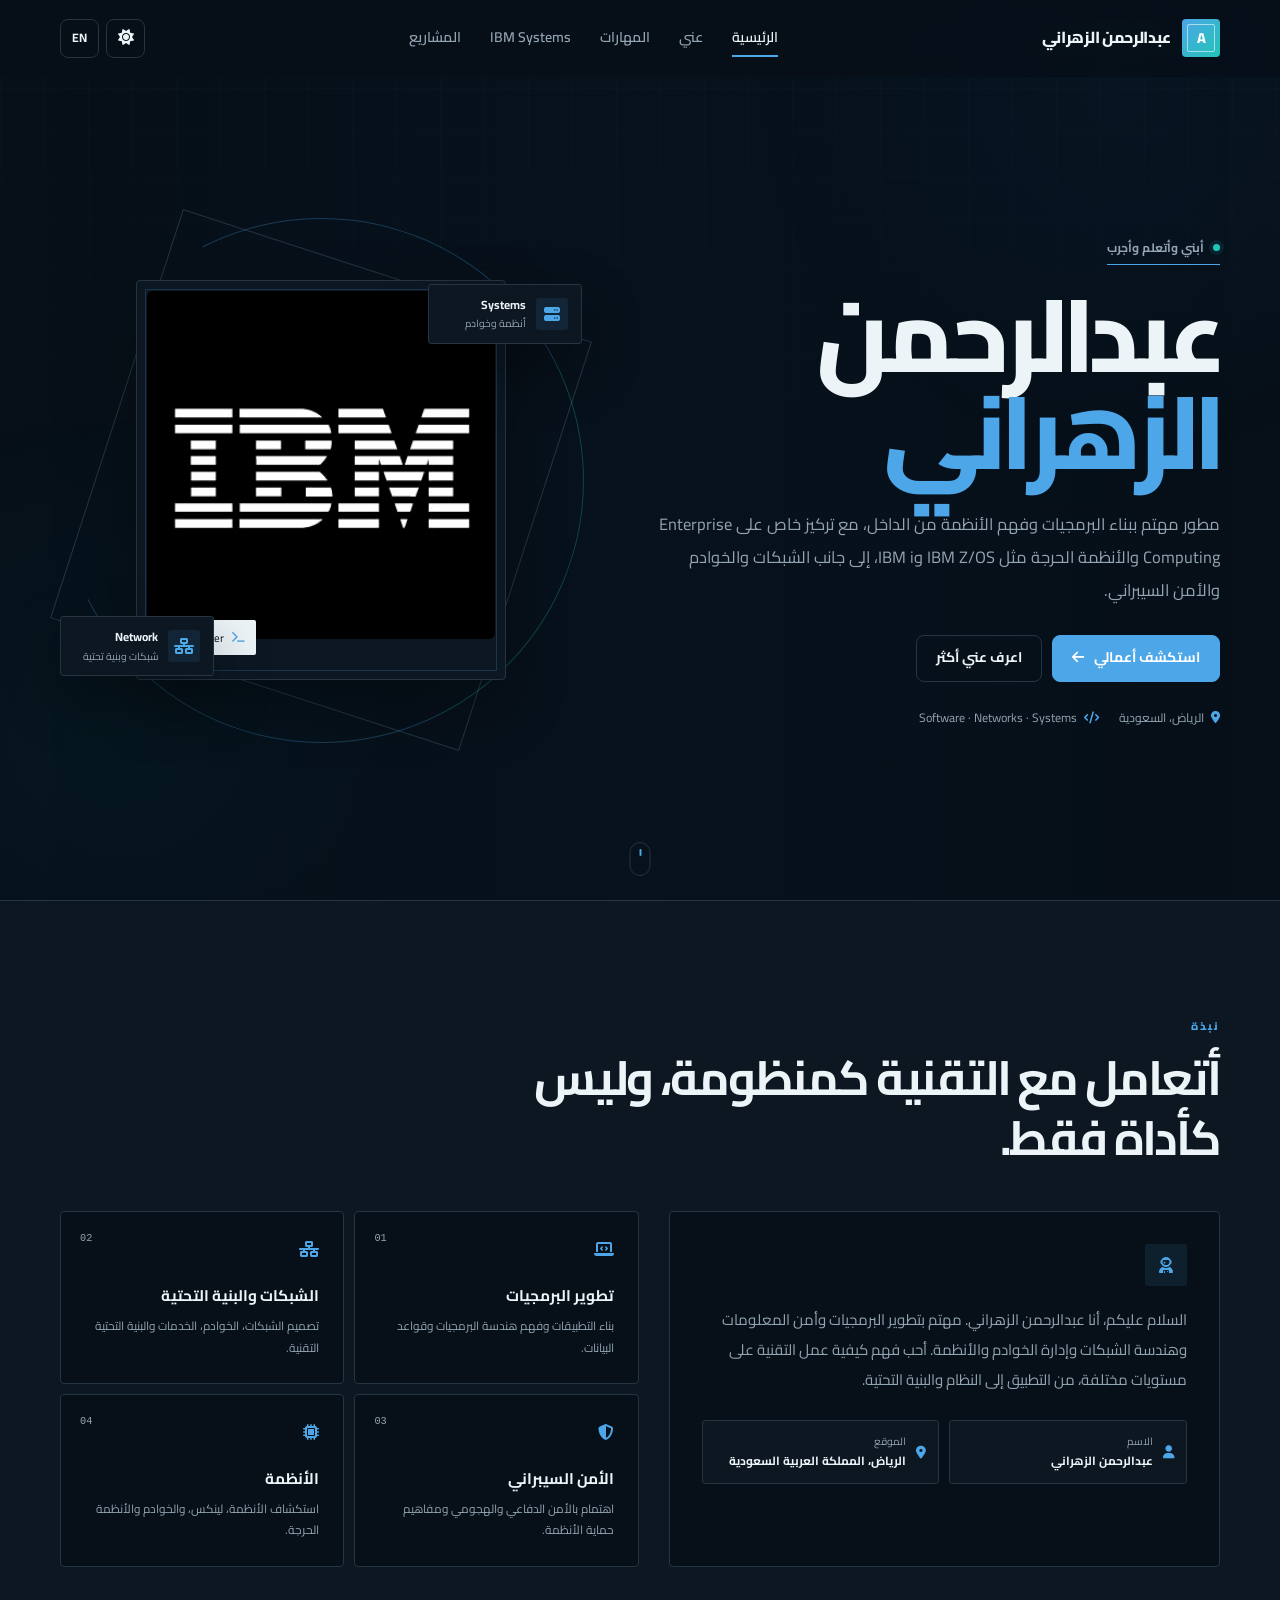
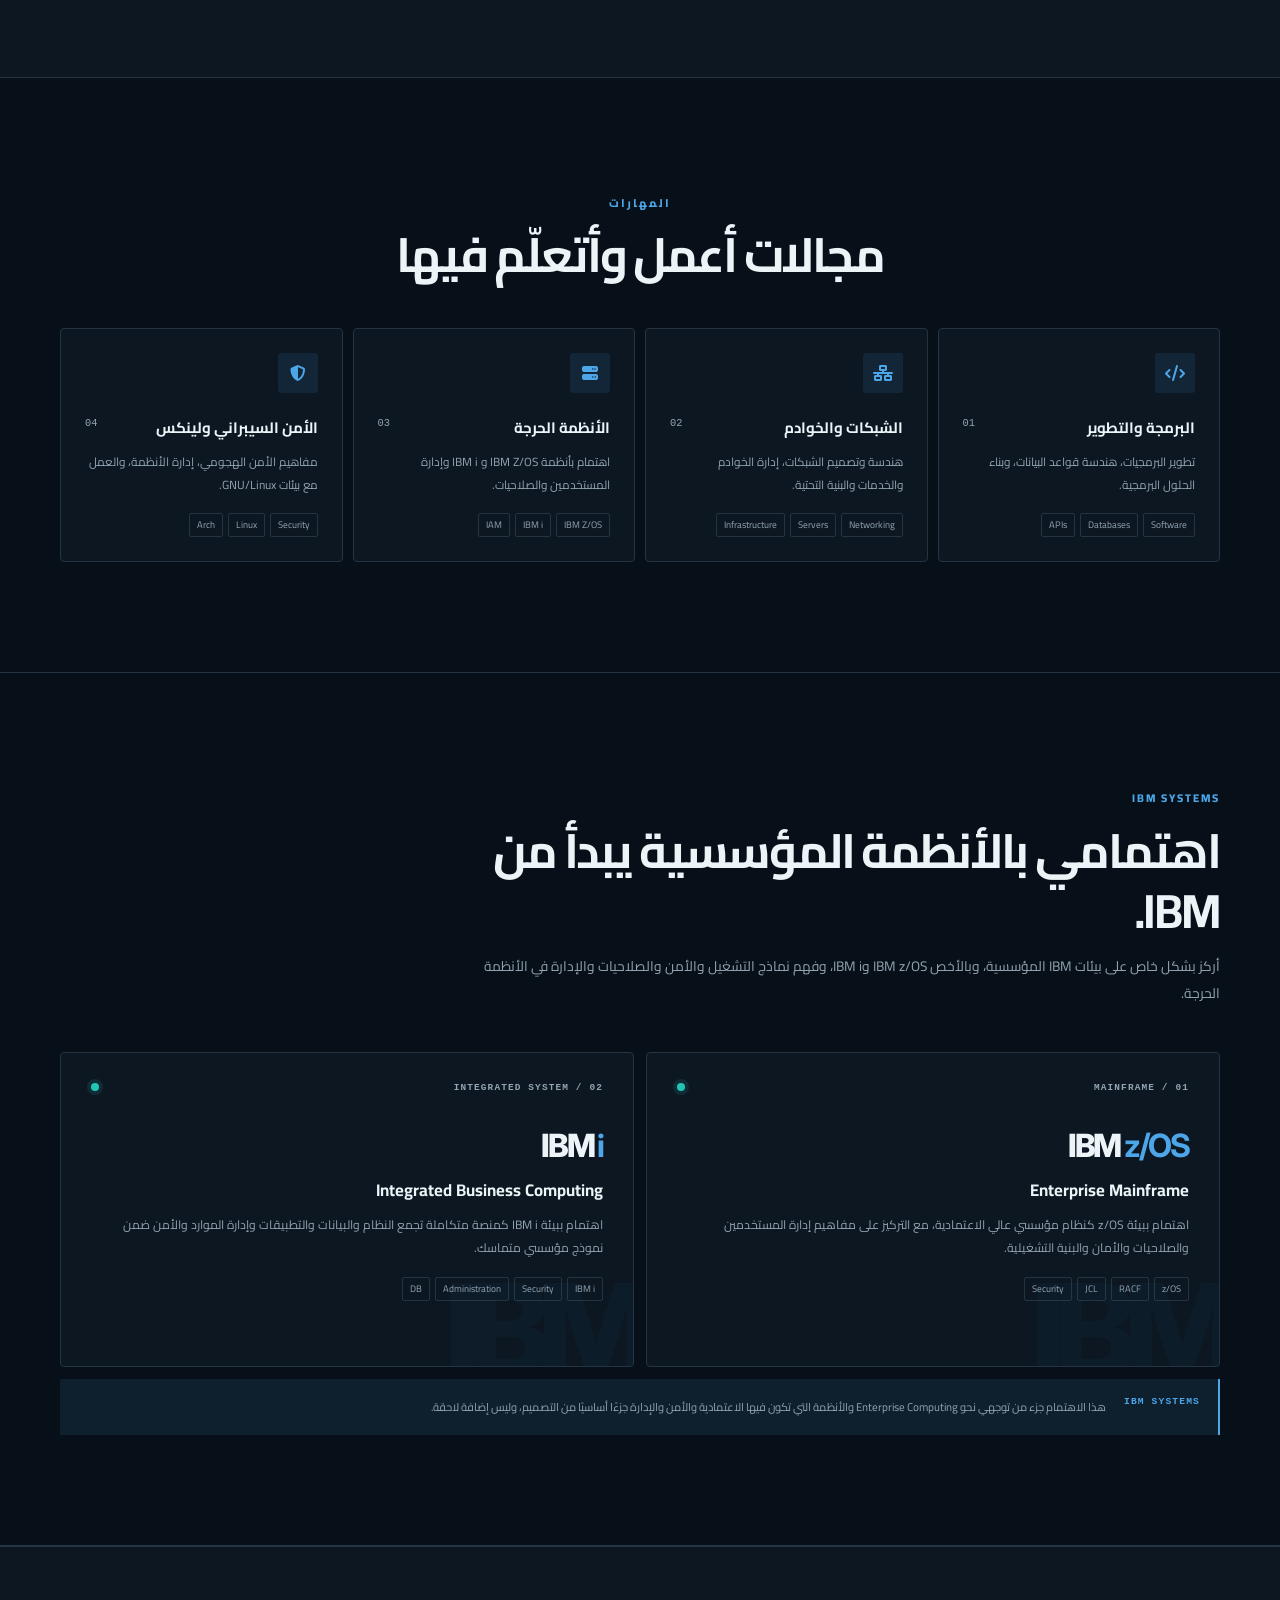
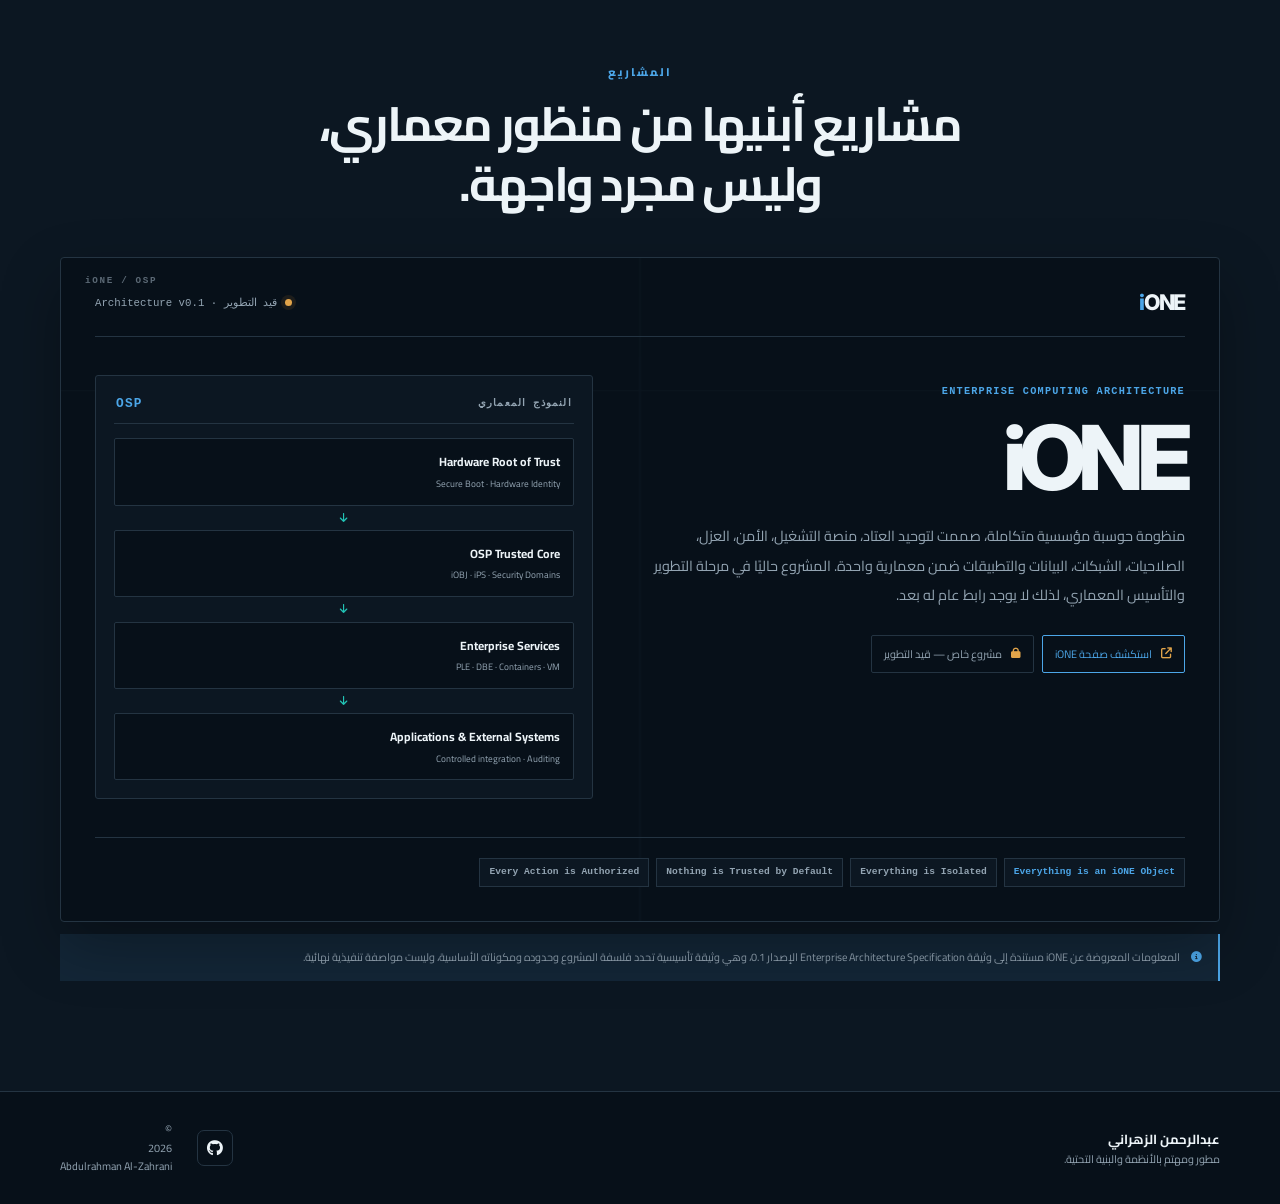
<file: index.html>
<!DOCTYPE html>
<html lang="ar" dir="rtl">
<head>
  <meta charset="UTF-8">
  <meta name="viewport" content="width=device-width, initial-scale=1.0, viewport-fit=cover">
  <meta name="description" content="الموقع الشخصي لعبدالرحمن الزهراني — تطوير البرمجيات، الشبكات، الخوادم والأمن السيبراني.">
  <meta name="theme-color" content="#0b0f19">
  <title data-ar="عبدالرحمن الزهراني | مطور ومهتم بالتقنية" data-en="Abdulrahman Al-Zahrani | Developer & Technology Enthusiast">عبدالرحمن الزهراني | مطور ومهتم بالتقنية</title>
  <link rel="preconnect" href="https://fonts.googleapis.com">
  <link rel="preconnect" href="https://fonts.gstatic.com" crossorigin>
  <link href="https://fonts.googleapis.com/css2?family=Cairo:wght@400;500;600;700;800&family=Inter:wght@400;500;600;700;800&display=swap" rel="stylesheet">
  <link rel="stylesheet" href="https://cdnjs.cloudflare.com/ajax/libs/font-awesome/6.7.2/css/all.min.css">
  <link rel="stylesheet" href="css/style.css">
</head>
<body>
  <div class="site-bg" aria-hidden="true"><span></span><span></span></div>

  <header class="navbar" id="navbar">
    <div class="container nav-inner">
      <a class="brand" href="#home" aria-label="Home">
        <span class="brand-mark">A</span>
        <span class="brand-name" data-ar="عبدالرحمن الزهراني" data-en="Abdulrahman Al-Zahrani">عبدالرحمن الزهراني</span>
      </a>

      <nav class="nav-links" id="nav-links" aria-label="Main navigation">
        <a href="#home" class="nav-link active" data-ar="الرئيسية" data-en="Home">الرئيسية</a>
        <a href="#about" class="nav-link" data-ar="عني" data-en="About">عني</a>
        <a href="#skills" class="nav-link" data-ar="المهارات" data-en="Skills">المهارات</a>
        <a href="#ibm" class="nav-link" data-ar="IBM Systems" data-en="IBM Systems">IBM Systems</a>
        <a href="#projects" class="nav-link" data-ar="المشاريع" data-en="Projects">المشاريع</a>
      </nav>

      <div class="nav-actions">
        <button class="icon-btn" id="theme-toggle" type="button" aria-label="Toggle theme" title="Toggle theme"><i class="fa-solid fa-moon"></i></button>
        <button class="lang-toggle" id="lang-toggle" type="button" aria-label="Change language"><span>EN</span></button>
        <button class="menu-btn" id="menu-toggle" type="button" aria-label="Open menu" aria-expanded="false"><i class="fa-solid fa-bars"></i></button>
      </div>
    </div>
  </header>

  <main>
    <section class="hero section" id="home">
      <div class="container hero-grid">
        <div class="hero-copy reveal">
          <div class="eyebrow"><span class="status-dot"></span><span data-ar="أبني وأتعلم وأجرب" data-en="Building, learning & experimenting">أبني وأتعلم وأجرب</span></div>
          <h1><span data-ar="عبدالرحمن" data-en="Abdulrahman">عبدالرحمن</span><br><span class="gradient-text" data-ar="الزهراني" data-en="Al-Zahrani">الزهراني</span></h1>
          <p class="hero-lead" data-ar="مطور مهتم ببناء البرمجيات وفهم الأنظمة من الداخل، مع تركيز خاص على Enterprise Computing والأنظمة الحرجة مثل IBM Z/OS وIBM i، إلى جانب الشبكات والخوادم والأمن السيبراني." data-en="A developer focused on software and systems engineering, with a particular interest in enterprise computing and critical platforms such as IBM Z/OS and IBM i, alongside networks, servers, and cybersecurity.">مطور مهتم ببناء البرمجيات وفهم الأنظمة من الداخل، مع تركيز خاص على Enterprise Computing والأنظمة الحرجة مثل IBM Z/OS وIBM i، إلى جانب الشبكات والخوادم والأمن السيبراني.</p>
          <div class="hero-actions">
            <a class="btn btn-primary" href="ione.html"><span data-ar="استكشف أعمالي" data-en="Explore my work">استكشف أعمالي</span><i class="fa-solid fa-arrow-left"></i></a>
            <a class="btn btn-ghost" href="#about"><span data-ar="اعرف عني أكثر" data-en="Learn more about me">اعرف عني أكثر</span></a>
          </div>
          <div class="hero-meta">
            <span><i class="fa-solid fa-location-dot"></i><span data-ar="الرياض، السعودية" data-en="Riyadh, Saudi Arabia">الرياض، السعودية</span></span>
            <span><i class="fa-solid fa-code"></i><span data-ar="Software · Networks · Systems" data-en="Software · Networks · Systems">Software · Networks · Systems</span></span>
          </div>
        </div>

        <div class="hero-visual reveal delay-1">
          <div class="profile-orbit orbit-one"></div><div class="profile-orbit orbit-two"></div>
          <div class="profile-card">
            <div class="profile-glow"></div>
            <img src="images/images.png" alt="عبدالرحمن الزهراني" data-ar-alt="الصورة الشخصية لعبدالرحمن الزهراني" data-en-alt="Abdulrahman Al-Zahrani profile picture">
            <div class="profile-badge"><i class="fa-solid fa-terminal"></i><span>Developer</span></div>
          </div>
          <div class="floating-card floating-card-top"><i class="fa-solid fa-server"></i><div><strong>Systems</strong><small data-ar="أنظمة وخوادم" data-en="Systems & servers">أنظمة وخوادم</small></div></div>
          <div class="floating-card floating-card-bottom"><i class="fa-solid fa-network-wired"></i><div><strong>Network</strong><small data-ar="شبكات وبنية تحتية" data-en="Networks & infrastructure">شبكات وبنية تحتية</small></div></div>
        </div>
      </div>
      <a class="scroll-hint" href="#about" aria-label="Scroll"><span></span></a>
    </section>

    <section class="section about-section" id="about">
      <div class="container">
        <div class="section-heading reveal"><span class="section-kicker" data-ar="نبذة" data-en="ABOUT">نبذة</span><h2 data-ar="أتعامل مع التقنية كمنظومة، وليس كأداة فقط." data-en="I approach technology as a system, not just a tool.">أتعامل مع التقنية كمنظومة، وليس كأداة فقط.</h2></div>
        <div class="about-grid">
          <article class="about-card reveal">
            <div class="about-card-icon"><i class="fa-solid fa-user-astronaut"></i></div>
            <p data-ar="السلام عليكم، أنا عبدالرحمن الزهراني. مهتم بتطوير البرمجيات وأمن المعلومات وهندسة الشبكات وإدارة الخوادم والأنظمة. أحب فهم كيفية عمل التقنية على مستويات مختلفة، من التطبيق إلى النظام والبنية التحتية." data-en="Hi, I'm Abdulrahman Al-Zahrani. I'm interested in software development, information security, network engineering, servers, and systems administration. I enjoy understanding how technology works across different layers, from applications to systems and infrastructure.">السلام عليكم، أنا عبدالرحمن الزهراني. مهتم بتطوير البرمجيات وأمن المعلومات وهندسة الشبكات وإدارة الخوادم والأنظمة. أحب فهم كيفية عمل التقنية على مستويات مختلفة، من التطبيق إلى النظام والبنية التحتية.</p>
            <div class="info-grid">
              <div class="info-chip"><i class="fa-solid fa-user"></i><div><small data-ar="الاسم" data-en="Name">الاسم</small><strong data-ar="عبدالرحمن الزهراني" data-en="Abdulrahman Al-Zahrani">عبدالرحمن الزهراني</strong></div></div>
              <div class="info-chip"><i class="fa-solid fa-location-dot"></i><div><small data-ar="الموقع" data-en="Location">الموقع</small><strong data-ar="الرياض، المملكة العربية السعودية" data-en="Riyadh, Saudi Arabia">الرياض، المملكة العربية السعودية</strong></div></div>
            </div>
          </article>
          <div class="focus-grid reveal delay-1">
            <div class="focus-card"><span>01</span><i class="fa-solid fa-laptop-code"></i><h3 data-ar="تطوير البرمجيات" data-en="Software Development">تطوير البرمجيات</h3><p data-ar="بناء التطبيقات وفهم هندسة البرمجيات وقواعد البيانات." data-en="Building applications and exploring software architecture and databases.">بناء التطبيقات وفهم هندسة البرمجيات وقواعد البيانات.</p></div>
            <div class="focus-card"><span>02</span><i class="fa-solid fa-network-wired"></i><h3 data-ar="الشبكات والبنية التحتية" data-en="Networks & Infrastructure">الشبكات والبنية التحتية</h3><p data-ar="تصميم الشبكات، الخوادم، الخدمات والبنية التحتية التقنية." data-en="Networks, servers, services, and infrastructure design.">تصميم الشبكات، الخوادم، الخدمات والبنية التحتية التقنية.</p></div>
            <div class="focus-card"><span>03</span><i class="fa-solid fa-shield-halved"></i><h3 data-ar="الأمن السيبراني" data-en="Cybersecurity">الأمن السيبراني</h3><p data-ar="اهتمام بالأمن الدفاعي والهجومي ومفاهيم حماية الأنظمة." data-en="An interest in defensive and offensive security and system protection.">اهتمام بالأمن الدفاعي والهجومي ومفاهيم حماية الأنظمة.</p></div>
            <div class="focus-card"><span>04</span><i class="fa-solid fa-microchip"></i><h3 data-ar="الأنظمة" data-en="Systems">الأنظمة</h3><p data-ar="استكشاف الأنظمة، لينكس، والخوادم والأنظمة الحرجة." data-en="Exploring operating systems, Linux, servers, and critical systems.">استكشاف الأنظمة، لينكس، والخوادم والأنظمة الحرجة.</p></div>
          </div>
        </div>
      </div>
    </section>

    <section class="section skills-section" id="skills">
      <div class="container">
        <div class="section-heading centered reveal"><span class="section-kicker" data-ar="المهارات" data-en="SKILLS">المهارات</span><h2 data-ar="مجالات أعمل وأتعلّم فيها" data-en="Areas I work and learn in">مجالات أعمل وأتعلّم فيها</h2></div>
        <div class="skills-grid">
          <article class="skill-card reveal"><div class="skill-icon"><i class="fa-solid fa-code"></i></div><div class="skill-head"><h3 data-ar="البرمجة والتطوير" data-en="Programming & Development">البرمجة والتطوير</h3><span>01</span></div><p data-ar="تطوير البرمجيات، هندسة قواعد البيانات، وبناء الحلول البرمجية." data-en="Software development, database engineering, and building software solutions.">تطوير البرمجيات، هندسة قواعد البيانات، وبناء الحلول البرمجية.</p><div class="tags"><span>Software</span><span>Databases</span><span>APIs</span></div></article>
          <article class="skill-card reveal delay-1"><div class="skill-icon"><i class="fa-solid fa-network-wired"></i></div><div class="skill-head"><h3 data-ar="الشبكات والخوادم" data-en="Networks & Servers">الشبكات والخوادم</h3><span>02</span></div><p data-ar="هندسة وتصميم الشبكات، إدارة الخوادم والخدمات والبنية التحتية." data-en="Network engineering and design, server administration, services, and infrastructure.">هندسة وتصميم الشبكات، إدارة الخوادم والخدمات والبنية التحتية.</p><div class="tags"><span>Networking</span><span>Servers</span><span>Infrastructure</span></div></article>
          <article class="skill-card reveal"><div class="skill-icon"><i class="fa-solid fa-server"></i></div><div class="skill-head"><h3 data-ar="الأنظمة الحرجة" data-en="Critical Systems">الأنظمة الحرجة</h3><span>03</span></div><p data-ar="اهتمام بأنظمة IBM Z/OS و IBM i وإدارة المستخدمين والصلاحيات." data-en="An interest in IBM Z/OS and IBM i, including users, groups, and permissions.">اهتمام بأنظمة IBM Z/OS و IBM i وإدارة المستخدمين والصلاحيات.</p><div class="tags"><span>IBM Z/OS</span><span>IBM i</span><span>IAM</span></div></article>
          <article class="skill-card reveal delay-1"><div class="skill-icon"><i class="fa-solid fa-shield-halved"></i></div><div class="skill-head"><h3 data-ar="الأمن السيبراني ولينكس" data-en="Cybersecurity & Linux">الأمن السيبراني ولينكس</h3><span>04</span></div><p data-ar="مفاهيم الأمن الهجومي، إدارة الأنظمة، والعمل مع بيئات GNU/Linux." data-en="Offensive security concepts, system administration, and GNU/Linux environments.">مفاهيم الأمن الهجومي، إدارة الأنظمة، والعمل مع بيئات GNU/Linux.</p><div class="tags"><span>Security</span><span>Linux</span><span>Arch</span></div></article>
        </div>
      </div>
    </section>

    <section class="section ibm-section" id="ibm">
      <div class="container">
        <div class="section-heading reveal">
          <span class="section-kicker" data-ar="IBM SYSTEMS" data-en="IBM SYSTEMS">IBM SYSTEMS</span>
          <h2 data-ar="اهتمامي بالأنظمة المؤسسية يبدأ من IBM." data-en="My enterprise systems interest starts with IBM.">اهتمامي بالأنظمة المؤسسية يبدأ من IBM.</h2>
          <p class="section-intro" data-ar="أركز بشكل خاص على بيئات IBM المؤسسية، وبالأخص IBM z/OS وIBM i، وفهم نماذج التشغيل والأمن والصلاحيات والإدارة في الأنظمة الحرجة." data-en="I have a particular interest in IBM enterprise environments, especially IBM z/OS and IBM i, with a focus on operating models, security, permissions, and administration in critical systems.">أركز بشكل خاص على بيئات IBM المؤسسية، وبالأخص IBM z/OS وIBM i، وفهم نماذج التشغيل والأمن والصلاحيات والإدارة في الأنظمة الحرجة.</p>
        </div>
        <div class="ibm-grid">
          <article class="ibm-card reveal">
            <div class="ibm-card-top"><span class="ibm-code">01 / MAINFRAME</span><span class="ibm-dot"></span></div>
            <div class="ibm-logo-text">IBM <strong>z/OS</strong></div>
            <h3 data-ar="Enterprise Mainframe" data-en="Enterprise Mainframe">Enterprise Mainframe</h3>
            <p data-ar="اهتمام ببيئة z/OS كنظام مؤسسي عالي الاعتمادية، مع التركيز على مفاهيم إدارة المستخدمين والصلاحيات والأمان والبنية التشغيلية." data-en="An interest in z/OS as a highly reliable enterprise environment, with a focus on identity, permissions, security, and operational architecture.">اهتمام ببيئة z/OS كنظام مؤسسي عالي الاعتمادية، مع التركيز على مفاهيم إدارة المستخدمين والصلاحيات والأمان والبنية التشغيلية.</p>
            <div class="tags"><span>z/OS</span><span>RACF</span><span>JCL</span><span>Security</span></div>
          </article>
          <article class="ibm-card reveal delay-1">
            <div class="ibm-card-top"><span class="ibm-code">02 / INTEGRATED SYSTEM</span><span class="ibm-dot"></span></div>
            <div class="ibm-logo-text">IBM <strong>i</strong></div>
            <h3 data-ar="Integrated Business Computing" data-en="Integrated Business Computing">Integrated Business Computing</h3>
            <p data-ar="اهتمام ببيئة IBM i كمنصة متكاملة تجمع النظام والبيانات والتطبيقات وإدارة الموارد والأمن ضمن نموذج مؤسسي متماسك." data-en="An interest in IBM i as an integrated platform combining the system, data, applications, resources, and security in a cohesive enterprise model.">اهتمام ببيئة IBM i كمنصة متكاملة تجمع النظام والبيانات والتطبيقات وإدارة الموارد والأمن ضمن نموذج مؤسسي متماسك.</p>
            <div class="tags"><span>IBM i</span><span>Security</span><span>Administration</span><span>DB</span></div>
          </article>
        </div>
        <div class="ibm-note reveal"><span>IBM SYSTEMS</span><p data-ar="هذا الاهتمام جزء من توجهي نحو Enterprise Computing والأنظمة التي تكون فيها الاعتمادية والأمن والإدارة جزءًا أساسيًا من التصميم، وليس إضافة لاحقة." data-en="This interest is part of my broader focus on enterprise computing, where reliability, security, and administration are fundamental parts of the design rather than afterthoughts.">هذا الاهتمام جزء من توجهي نحو Enterprise Computing والأنظمة التي تكون فيها الاعتمادية والأمن والإدارة جزءًا أساسيًا من التصميم، وليس إضافة لاحقة.</p></div>
      </div>
    </section>

    <section class="section projects-section" id="projects">
      <div class="container">
        <div class="section-heading centered reveal">
          <span class="section-kicker" data-ar="المشاريع" data-en="PROJECTS">المشاريع</span>
          <h2 data-ar="مشاريع أبنيها من منظور معماري، وليس مجرد واجهة." data-en="Projects built from an architectural perspective, not just a UI.">مشاريع أبنيها من منظور معماري، وليس مجرد واجهة.</h2>
        </div>

        <article class="ione-project reveal">
          <div class="ione-topline">
            <div class="ione-mark"><span>i</span>ONE</div>
            <span class="ione-status"><i></i><span data-ar="قيد التطوير · Architecture v0.1" data-en="In development · Architecture v0.1">قيد التطوير · Architecture v0.1</span></span>
          </div>

          <div class="ione-grid">
            <div class="ione-copy">
              <span class="project-label" data-ar="Enterprise Computing Architecture" data-en="Enterprise Computing Architecture">Enterprise Computing Architecture</span>
              <h3>iONE</h3>
              <p data-ar="منظومة حوسبة مؤسسية متكاملة، صممت لتوحيد العتاد، منصة التشغيل، الأمن، العزل، الصلاحيات، الشبكات، البيانات والتطبيقات ضمن معمارية واحدة. المشروع حاليًا في مرحلة التطوير والتأسيس المعماري، لذلك لا يوجد رابط عام له بعد." data-en="A vertically integrated enterprise computing architecture designed to unify hardware, the operating platform, security, isolation, permissions, networking, data, and applications under one architecture. The project is currently in development and architectural definition, so there is no public project link yet.">منظومة حوسبة مؤسسية متكاملة، صممت لتوحيد العتاد، منصة التشغيل، الأمن، العزل، الصلاحيات، الشبكات، البيانات والتطبيقات ضمن معمارية واحدة. المشروع حاليًا في مرحلة التطوير والتأسيس المعماري، لذلك لا يوجد رابط عام له بعد.</p>
              <div class="ione-actions">
                <a class="ione-private ione-page-link" href="ione.html"><i class="fa-solid fa-arrow-up-right-from-square"></i><span data-ar="استكشف صفحة iONE" data-en="Explore iONE">استكشف صفحة iONE</span></a><span class="ione-private"><i class="fa-solid fa-lock"></i><span data-ar="مشروع خاص — قيد التطوير" data-en="Private project — in development">مشروع خاص — قيد التطوير</span></span>
              </div>
            </div>

            <div class="ione-architecture">
              <div class="architecture-head"><span data-ar="النموذج المعماري" data-en="ARCHITECTURE MODEL">النموذج المعماري</span><b>OSP</b></div>
              <div class="architecture-stack">
                <div><strong>Hardware Root of Trust</strong><small>Secure Boot · Hardware Identity</small></div>
                <i class="fa-solid fa-arrow-down"></i>
                <div><strong>OSP Trusted Core</strong><small>iOBJ · iPS · Security Domains</small></div>
                <i class="fa-solid fa-arrow-down"></i>
                <div><strong>Enterprise Services</strong><small>PLE · DBE · Containers · VM</small></div>
                <i class="fa-solid fa-arrow-down"></i>
                <div><strong>Applications & External Systems</strong><small>Controlled integration · Auditing</small></div>
              </div>
            </div>
          </div>

          <div class="ione-principles">
            <span>Everything is an iONE Object</span>
            <span>Everything is Isolated</span>
            <span>Nothing is Trusted by Default</span>
            <span>Every Action is Authorized</span>
          </div>
        </article>

        <div class="project-note reveal">
          <i class="fa-solid fa-circle-info"></i>
          <p data-ar="المعلومات المعروضة عن iONE مستندة إلى وثيقة Enterprise Architecture Specification الإصدار 0.1، وهي وثيقة تأسيسية تحدد فلسفة المشروع وحدوده ومكوناته الأساسية، وليست مواصفة تنفيذية نهائية." data-en="The iONE information shown here is based on the Enterprise Architecture Specification v0.1, a foundational document defining the project's philosophy, boundaries, and core components rather than a final implementation specification.">المعلومات المعروضة عن iONE مستندة إلى وثيقة Enterprise Architecture Specification الإصدار 0.1، وهي وثيقة تأسيسية تحدد فلسفة المشروع وحدوده ومكوناته الأساسية، وليست مواصفة تنفيذية نهائية.</p>
        </div>
      </div>
    </section>
  </main>

  <footer class="footer">
    <div class="container footer-inner">
      <div><strong data-ar="عبدالرحمن الزهراني" data-en="Abdulrahman Al-Zahrani">عبدالرحمن الزهراني</strong><span data-ar="مطور ومهتم بالأنظمة والبنية التحتية." data-en="Developer interested in systems and infrastructure.">مطور ومهتم بالأنظمة والبنية التحتية.</span></div>
      <div class="footer-social"><a href="https://github.com/AbdulrahmanAlzhrani-Dev" target="_blank" rel="noopener noreferrer" aria-label="GitHub"><i class="fa-brands fa-github"></i></a></div>
      <p>© <span id="year"></span> Abdulrahman Al-Zahrani</p>
    </div>
  </footer>

  <script src="js/main.js"></script>
</body>
</html>
</file>
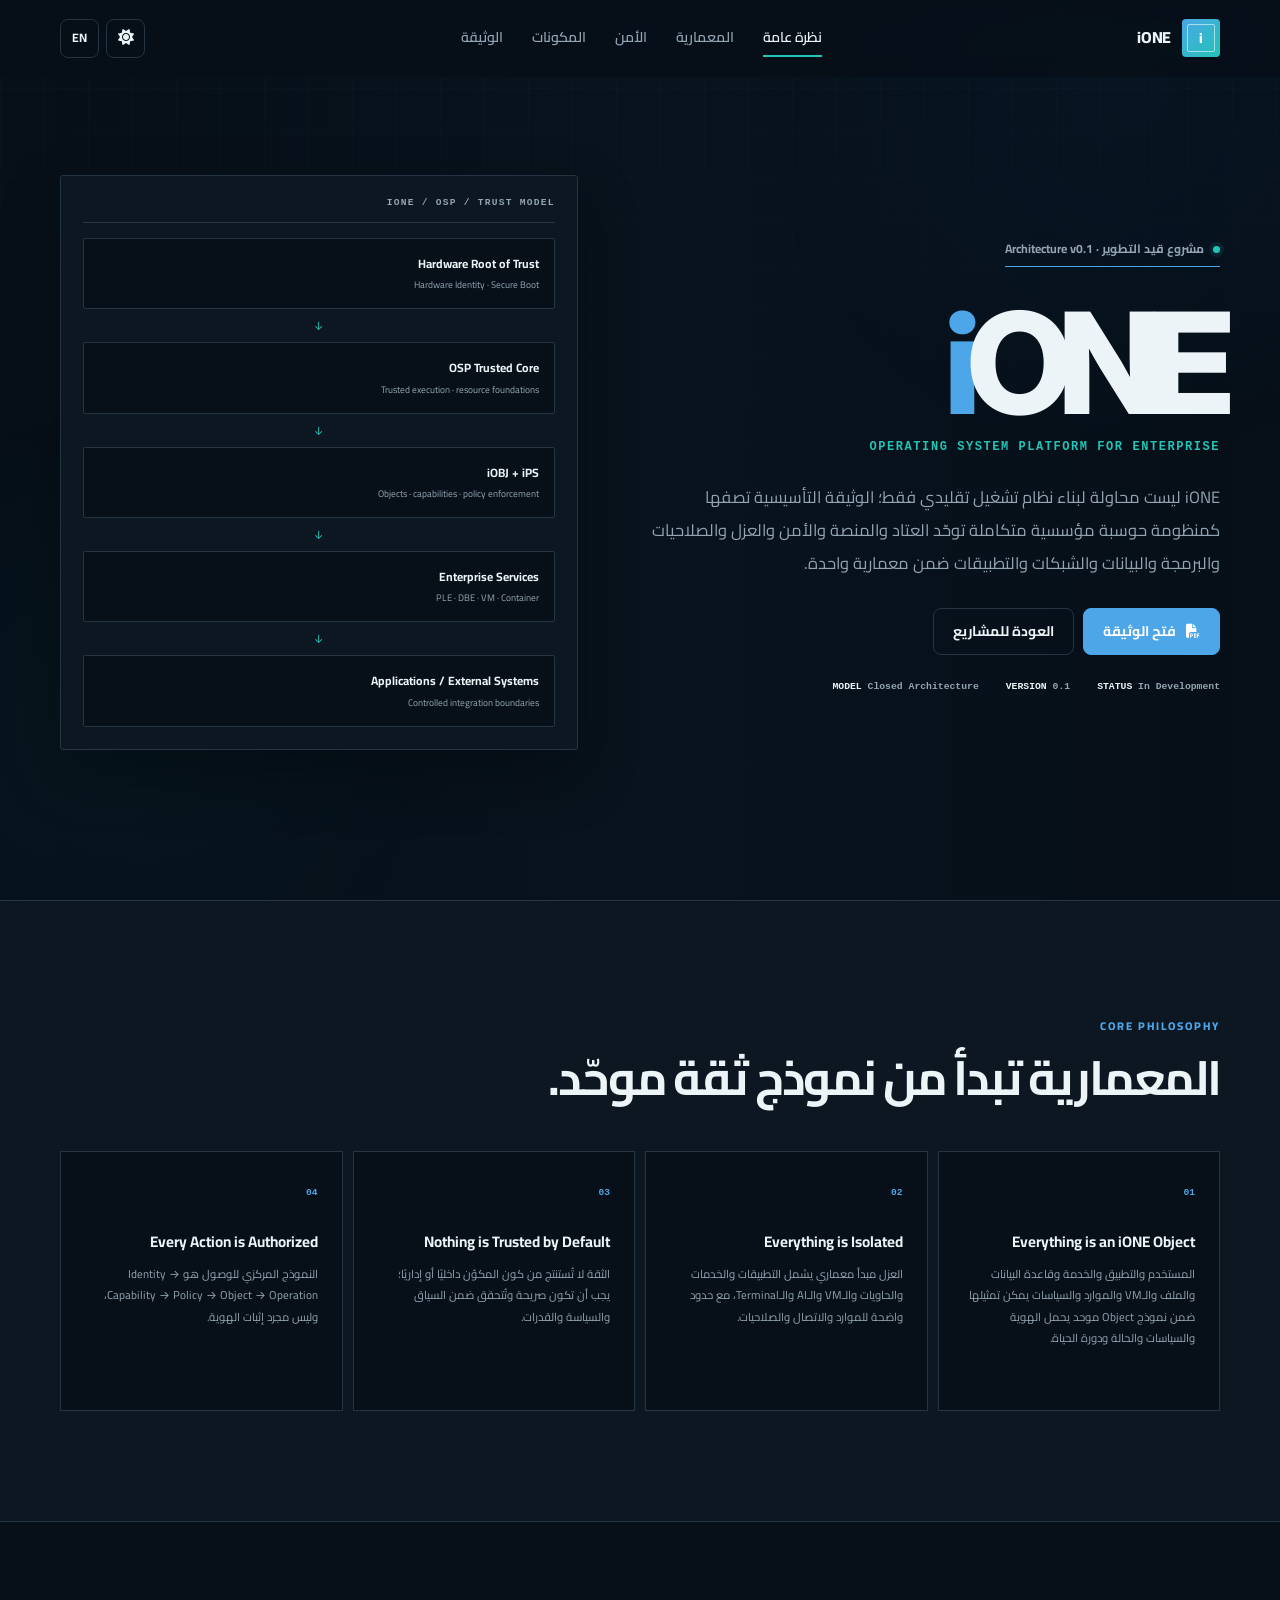
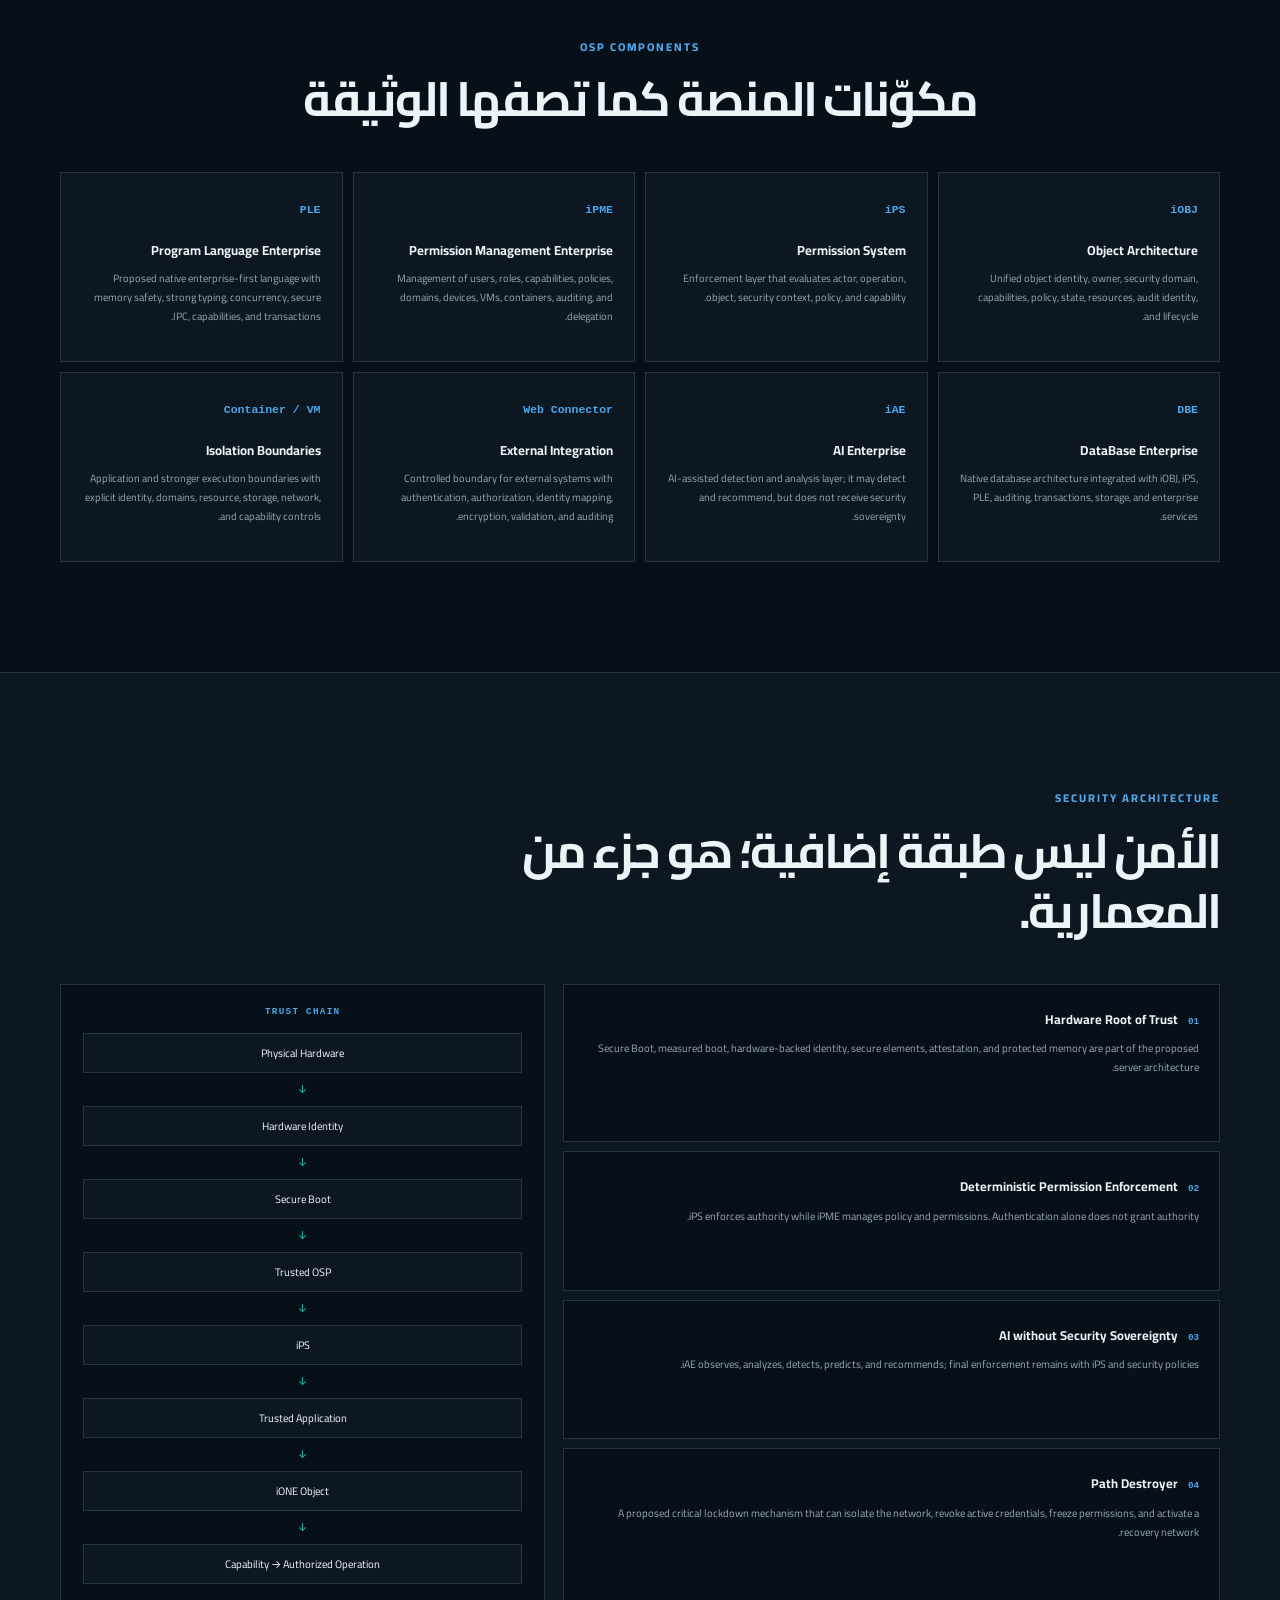
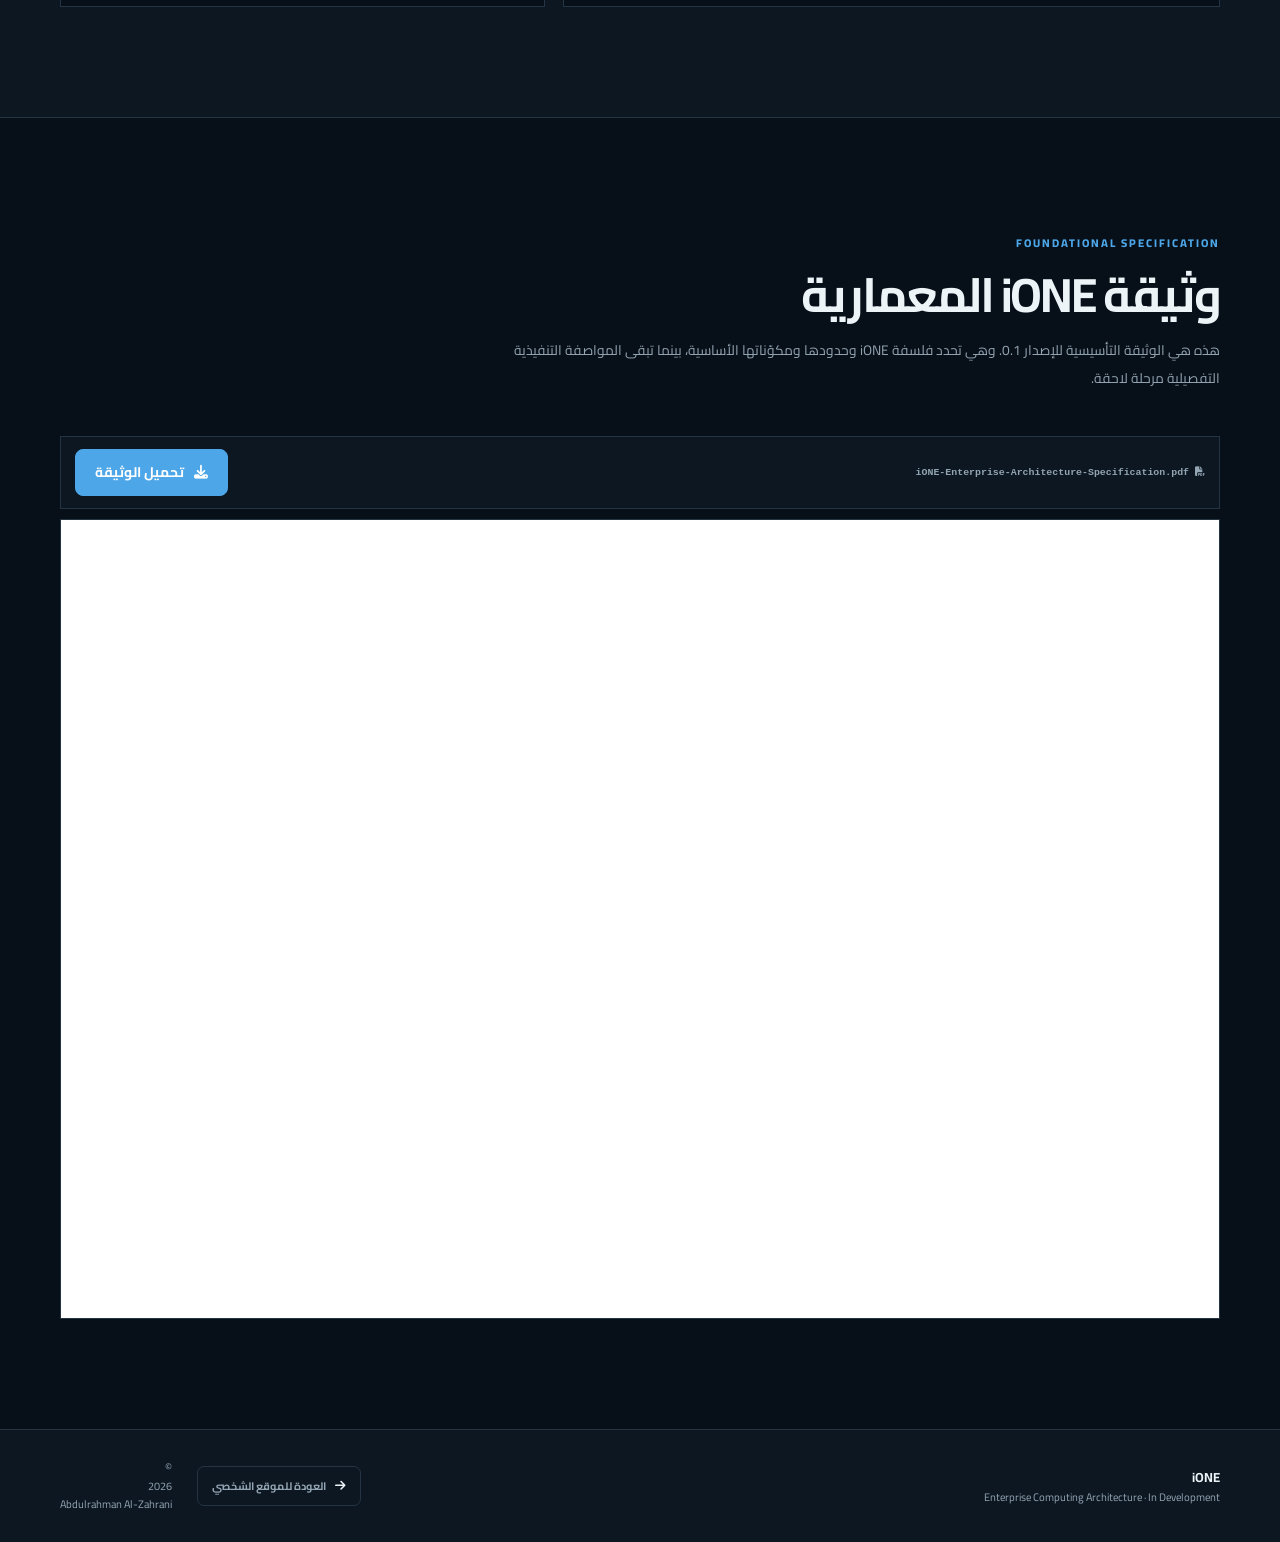
<file: ione.html>
<!DOCTYPE html>
<html lang="ar" dir="rtl">
<head>
  <meta charset="UTF-8">
  <meta name="viewport" content="width=device-width, initial-scale=1.0, viewport-fit=cover">
  <meta name="description" content="iONE — Enterprise Computing Architecture. Architecture, security model, OSP components, and foundational specification.">
  <meta name="theme-color" content="#071019">
  <title>iONE | Enterprise Computing Architecture</title>
  <link rel="preconnect" href="https://fonts.googleapis.com">
  <link rel="preconnect" href="https://fonts.gstatic.com" crossorigin>
  <link href="https://fonts.googleapis.com/css2?family=Cairo:wght@400;500;600;700;800&family=Inter:wght@400;500;600;700;800&display=swap" rel="stylesheet">
  <link rel="stylesheet" href="https://cdnjs.cloudflare.com/ajax/libs/font-awesome/6.7.2/css/all.min.css">
  <link rel="stylesheet" href="css/style.css">
</head>
<body class="ione-page">
  <header class="navbar" id="navbar">
    <div class="container nav-inner">
      <a class="brand" href="index.html"><span class="brand-mark">i</span><span class="brand-name">iONE</span></a>
      <nav class="nav-links" id="nav-links" aria-label="Main navigation">
        <a class="nav-link active" href="#overview" data-ar="نظرة عامة" data-en="Overview">نظرة عامة</a>
        <a class="nav-link" href="#architecture" data-ar="المعمارية" data-en="Architecture">المعمارية</a>
        <a class="nav-link" href="#security" data-ar="الأمن" data-en="Security">الأمن</a>
        <a class="nav-link" href="#components" data-ar="المكونات" data-en="Components">المكونات</a>
        <a class="nav-link" href="#document" data-ar="الوثيقة" data-en="Document">الوثيقة</a>
      </nav>
      <div class="nav-actions">
        <button class="icon-btn" id="theme-toggle" type="button" aria-label="Toggle theme"><i class="fa-solid fa-moon"></i></button>
        <button class="lang-toggle" id="lang-toggle" type="button"><span>EN</span></button>
        <button class="menu-btn" id="menu-toggle" type="button" aria-label="Open menu" aria-expanded="false"><i class="fa-solid fa-bars"></i></button>
      </div>
    </div>
  </header>

  <main>
    <section class="ione-hero section" id="overview">
      <div class="container ione-hero-grid">
        <div class="reveal">
          <div class="eyebrow"><span class="status-dot"></span><span data-ar="مشروع قيد التطوير · Architecture v0.1" data-en="In development · Architecture v0.1">مشروع قيد التطوير · Architecture v0.1</span></div>
          <div class="ione-page-title"><span>i</span>ONE</div>
          <p class="ione-subtitle" data-ar="Operating System Platform for Enterprise" data-en="Operating System Platform for Enterprise">Operating System Platform for Enterprise</p>
          <p class="hero-lead" data-ar="iONE ليست محاولة لبناء نظام تشغيل تقليدي فقط؛ الوثيقة التأسيسية تصفها كمنظومة حوسبة مؤسسية متكاملة توحّد العتاد والمنصة والأمن والعزل والصلاحيات والبرمجة والبيانات والشبكات والتطبيقات ضمن معمارية واحدة." data-en="iONE is not defined merely as a traditional operating system. Its foundational specification describes an integrated enterprise computing architecture that unifies hardware, platform, security, isolation, permissions, programming, data, networking, and applications under one architecture.">iONE ليست محاولة لبناء نظام تشغيل تقليدي فقط؛ الوثيقة التأسيسية تصفها كمنظومة حوسبة مؤسسية متكاملة توحّد العتاد والمنصة والأمن والعزل والصلاحيات والبرمجة والبيانات والشبكات والتطبيقات ضمن معمارية واحدة.</p>
          <div class="ione-page-actions"><a class="btn btn-primary" href="docs/iONE-Enterprise-Architecture-Specification.pdf" target="_blank"><i class="fa-solid fa-file-pdf"></i><span data-ar="فتح الوثيقة" data-en="Open specification">فتح الوثيقة</span></a><a class="btn btn-ghost" href="index.html#projects"><span data-ar="العودة للمشاريع" data-en="Back to projects">العودة للمشاريع</span></a></div>
          <div class="ione-meta-row"><span><b>STATUS</b> In Development</span><span><b>VERSION</b> 0.1</span><span><b>MODEL</b> Closed Architecture</span></div>
        </div>
        <div class="ione-hero-panel reveal delay-1">
          <div class="panel-code">IONE / OSP / TRUST MODEL</div>
          <div class="trust-stack">
            <div><strong>Hardware Root of Trust</strong><small>Hardware Identity · Secure Boot</small></div><i>↓</i>
            <div><strong>OSP Trusted Core</strong><small>Trusted execution · resource foundations</small></div><i>↓</i>
            <div><strong>iOBJ + iPS</strong><small>Objects · capabilities · policy enforcement</small></div><i>↓</i>
            <div><strong>Enterprise Services</strong><small>PLE · DBE · VM · Container</small></div><i>↓</i>
            <div><strong>Applications / External Systems</strong><small>Controlled integration boundaries</small></div>
          </div>
        </div>
      </div>
    </section>

    <section class="section ione-principles-section" id="architecture">
      <div class="container">
        <div class="section-heading reveal"><span class="section-kicker">CORE PHILOSOPHY</span><h2 data-ar="المعمارية تبدأ من نموذج ثقة موحّد." data-en="The architecture starts with a unified trust model.">المعمارية تبدأ من نموذج ثقة موحّد.</h2></div>
        <div class="principles-grid">
          <article class="principle"><span>01</span><h3>Everything is an iONE Object</h3><p data-ar="المستخدم والتطبيق والخدمة وقاعدة البيانات والملف والـVM والموارد والسياسات يمكن تمثيلها ضمن نموذج Object موحد يحمل الهوية والسياسات والحالة ودورة الحياة." data-en="Users, applications, services, databases, files, VMs, resources, and policies are represented through a unified Object model carrying identity, policy, state, and lifecycle.">المستخدم والتطبيق والخدمة وقاعدة البيانات والملف والـVM والموارد والسياسات يمكن تمثيلها ضمن نموذج Object موحد يحمل الهوية والسياسات والحالة ودورة الحياة.</p></article>
          <article class="principle"><span>02</span><h3>Everything is Isolated</h3><p data-ar="العزل مبدأ معماري يشمل التطبيقات والخدمات والحاويات والـVM والـAI والـTerminal، مع حدود واضحة للموارد والاتصال والصلاحيات." data-en="Isolation is an architectural principle spanning applications, services, containers, VMs, AI, and the terminal, with explicit resource, communication, and authority boundaries.">العزل مبدأ معماري يشمل التطبيقات والخدمات والحاويات والـVM والـAI والـTerminal، مع حدود واضحة للموارد والاتصال والصلاحيات.</p></article>
          <article class="principle"><span>03</span><h3>Nothing is Trusted by Default</h3><p data-ar="الثقة لا تُستنتج من كون المكوّن داخليًا أو إداريًا؛ يجب أن تكون صريحة وتُتحقق ضمن السياق والسياسة والقدرات." data-en="Trust is not inferred from being internal or administrative; it must be explicit and evaluated through context, policy, and capabilities.">الثقة لا تُستنتج من كون المكوّن داخليًا أو إداريًا؛ يجب أن تكون صريحة وتُتحقق ضمن السياق والسياسة والقدرات.</p></article>
          <article class="principle"><span>04</span><h3>Every Action is Authorized</h3><p data-ar="النموذج المركزي للوصول هو Identity → Capability → Policy → Object → Operation، وليس مجرد إثبات الهوية." data-en="The central access model is Identity → Capability → Policy → Object → Operation rather than authentication alone.">النموذج المركزي للوصول هو Identity → Capability → Policy → Object → Operation، وليس مجرد إثبات الهوية.</p></article>
        </div>
      </div>
    </section>

    <section class="section ione-components-section" id="components">
      <div class="container">
        <div class="section-heading centered reveal"><span class="section-kicker">OSP COMPONENTS</span><h2 data-ar="مكوّنات المنصة كما تصفها الوثيقة" data-en="Platform components defined by the specification">مكوّنات المنصة كما تصفها الوثيقة</h2></div>
        <div class="component-grid">
          <article class="component"><b>iOBJ</b><h3>Object Architecture</h3><p>Unified object identity, owner, security domain, capabilities, policy, state, resources, audit identity, and lifecycle.</p></article>
          <article class="component"><b>iPS</b><h3>Permission System</h3><p>Enforcement layer that evaluates actor, operation, object, security context, policy, and capability.</p></article>
          <article class="component"><b>iPME</b><h3>Permission Management Enterprise</h3><p>Management of users, roles, capabilities, policies, domains, devices, VMs, containers, auditing, and delegation.</p></article>
          <article class="component"><b>PLE</b><h3>Program Language Enterprise</h3><p>Proposed native enterprise-first language with memory safety, strong typing, concurrency, secure IPC, capabilities, and transactions.</p></article>
          <article class="component"><b>DBE</b><h3>DataBase Enterprise</h3><p>Native database architecture integrated with iOBJ, iPS, PLE, auditing, transactions, storage, and enterprise services.</p></article>
          <article class="component"><b>iAE</b><h3>AI Enterprise</h3><p>AI-assisted detection and analysis layer; it may detect and recommend, but does not receive security sovereignty.</p></article>
          <article class="component"><b>Web Connector</b><h3>External Integration</h3><p>Controlled boundary for external systems with authentication, authorization, identity mapping, encryption, validation, and auditing.</p></article>
          <article class="component"><b>Container / VM</b><h3>Isolation Boundaries</h3><p>Application and stronger execution boundaries with explicit identity, domains, resource, storage, network, and capability controls.</p></article>
        </div>
      </div>
    </section>

    <section class="section ione-security-section" id="security">
      <div class="container">
        <div class="section-heading reveal"><span class="section-kicker">SECURITY ARCHITECTURE</span><h2 data-ar="الأمن ليس طبقة إضافية؛ هو جزء من المعمارية." data-en="Security is not an add-on; it is part of the architecture.">الأمن ليس طبقة إضافية؛ هو جزء من المعمارية.</h2></div>
        <div class="security-layout">
          <div class="security-list reveal">
            <div><span>01</span><strong>Hardware Root of Trust</strong><p>Secure Boot, measured boot, hardware-backed identity, secure elements, attestation, and protected memory are part of the proposed server architecture.</p></div>
            <div><span>02</span><strong>Deterministic Permission Enforcement</strong><p>iPS enforces authority while iPME manages policy and permissions. Authentication alone does not grant authority.</p></div>
            <div><span>03</span><strong>AI without Security Sovereignty</strong><p>iAE observes, analyzes, detects, predicts, and recommends; final enforcement remains with iPS and security policies.</p></div>
            <div><span>04</span><strong>Path Destroyer</strong><p>A proposed critical lockdown mechanism that can isolate the network, revoke active credentials, freeze permissions, and activate a recovery network.</p></div>
          </div>
          <div class="security-quote reveal delay-1"><span>TRUST CHAIN</span><div>Physical Hardware</div><i>↓</i><div>Hardware Identity</div><i>↓</i><div>Secure Boot</div><i>↓</i><div>Trusted OSP</div><i>↓</i><div>iPS</div><i>↓</i><div>Trusted Application</div><i>↓</i><div>iONE Object</div><i>↓</i><div>Capability → Authorized Operation</div></div>
        </div>
      </div>
    </section>

    <section class="section document-section" id="document">
      <div class="container">
        <div class="section-heading reveal"><span class="section-kicker">FOUNDATIONAL SPECIFICATION</span><h2 data-ar="وثيقة iONE المعمارية" data-en="iONE Architecture Specification">وثيقة iONE المعمارية</h2><p class="section-intro" data-ar="هذه هي الوثيقة التأسيسية للإصدار 0.1. وهي تحدد فلسفة iONE وحدودها ومكوّناتها الأساسية، بينما تبقى المواصفة التنفيذية التفصيلية مرحلة لاحقة." data-en="This is the foundational v0.1 document. It defines iONE's philosophy, boundaries, and core components; detailed implementation specifications are a later stage.">هذه هي الوثيقة التأسيسية للإصدار 0.1. وهي تحدد فلسفة iONE وحدودها ومكوّناتها الأساسية، بينما تبقى المواصفة التنفيذية التفصيلية مرحلة لاحقة.</p></div>
        <div class="document-toolbar"><span><i class="fa-solid fa-file-pdf"></i> iONE-Enterprise-Architecture-Specification.pdf</span><a class="btn btn-primary" href="docs/iONE-Enterprise-Architecture-Specification.pdf" download><i class="fa-solid fa-download"></i><span data-ar="تحميل الوثيقة" data-en="Download document">تحميل الوثيقة</span></a></div>
        <div class="pdf-frame reveal"><iframe src="docs/iONE-Enterprise-Architecture-Specification.pdf#view=FitH" title="iONE Enterprise Architecture Specification"></iframe></div>
      </div>
    </section>
  </main>

  <footer class="footer"><div class="container footer-inner"><div><strong>iONE</strong><span data-ar="Enterprise Computing Architecture · In Development" data-en="Enterprise Computing Architecture · In Development">Enterprise Computing Architecture · In Development</span></div><div><a href="index.html" class="github-link"><i class="fa-solid fa-arrow-right"></i><span data-ar="العودة للموقع الشخصي" data-en="Back to portfolio">العودة للموقع الشخصي</span></a></div><p>© <span id="year"></span> Abdulrahman Al-Zahrani</p></div></footer>
  <script src="js/main.js"></script>
</body>
</html>
</file>
<file: css/style.css>
:root{
  --bg:#f2efe8;
  --surface:#faf8f3;
  --surface-2:#e8e3d9;
  --text:#171715;
  --muted:#6f6b63;
  --line:#d8d2c6;
  --accent:#c95f36;
  --accent-2:#788064;
  --accent-soft:rgba(201,95,54,.09);
  --shadow:0 16px 40px rgba(38,31,22,.08);
  --nav:rgba(242,239,232,.9);
  --grid:rgba(23,23,21,.045);
}
[data-theme=dark]{
  --bg:#10110f;
  --surface:#171815;
  --surface-2:#1e201c;
  --text:#eee9df;
  --muted:#a19c91;
  --line:#30312b;
  --accent:#d56a40;
  --accent-2:#9ca57d;
  --accent-soft:rgba(213,106,64,.11);
  --shadow:0 18px 45px rgba(0,0,0,.24);
  --nav:rgba(16,17,15,.9);
  --grid:rgba(238,233,223,.035);
}
*{box-sizing:border-box;margin:0;padding:0}
html{scroll-behavior:smooth;scroll-padding-top:88px}
body{font-family:'Cairo','Inter',sans-serif;color:var(--text);background:var(--bg);line-height:1.7;overflow-x:hidden;transition:background .25s,color .25s}
body:before{content:"";position:fixed;inset:0;pointer-events:none;z-index:-2;background-image:linear-gradient(var(--grid) 1px,transparent 1px),linear-gradient(90deg,var(--grid) 1px,transparent 1px);background-size:44px 44px;mask-image:linear-gradient(to bottom,rgba(0,0,0,.55),transparent 65%)}
a{color:inherit;text-decoration:none}button{font:inherit}::selection{background:var(--accent);color:#fff}.container{width:min(1160px,calc(100% - 40px));margin:auto}
.site-bg{display:none}
.navbar{position:fixed;inset:0 0 auto;z-index:100;background:var(--nav);backdrop-filter:blur(10px);border-bottom:1px solid transparent;transition:.25s}.navbar.scrolled{border-color:var(--line);box-shadow:0 8px 24px rgba(0,0,0,.05)}
.nav-inner{height:76px;display:flex;align-items:center;justify-content:space-between;gap:24px}.brand{display:flex;align-items:center;gap:11px;font-weight:800;white-space:nowrap}.brand-mark{width:38px;height:38px;display:grid;place-items:center;border-radius:9px;color:var(--bg);background:var(--text);box-shadow:none;font-size:.9rem}.brand-name{letter-spacing:-.02em}
.nav-links{display:flex;align-items:center;gap:3px}.nav-link{position:relative;padding:8px 13px;color:var(--muted);font-size:.88rem;font-weight:600;transition:.2s}.nav-link:after{content:"";position:absolute;bottom:1px;left:13px;right:13px;height:1px;background:var(--accent);transform:scaleX(0);transform-origin:center;transition:.2s}.nav-link:hover,.nav-link.active{color:var(--text)}.nav-link:hover:after,.nav-link.active:after{transform:scaleX(1)}
.nav-actions{display:flex;align-items:center;gap:7px}.icon-btn,.lang-toggle,.menu-btn{border:1px solid var(--line);background:transparent;color:var(--text);cursor:pointer;transition:.2s}.icon-btn{width:39px;height:39px;border-radius:8px}.lang-toggle{height:39px;padding:0 11px;border-radius:8px;font-weight:700;font-size:.76rem}.icon-btn:hover,.lang-toggle:hover,.menu-btn:hover{border-color:var(--accent);color:var(--accent)}.menu-btn{display:none;width:39px;height:39px;border-radius:8px}
.section{padding:110px 0}.hero{min-height:100svh;padding-top:135px;padding-bottom:75px;display:flex;align-items:center;position:relative}.hero-grid{display:grid;grid-template-columns:1.04fr .96fr;gap:72px;align-items:center}.hero-copy{max-width:680px}.eyebrow{display:inline-flex;align-items:center;gap:9px;padding:6px 0;color:var(--muted);font-size:.76rem;font-weight:700;margin-bottom:22px;border-bottom:1px solid var(--line)}.status-dot{width:7px;height:7px;background:#788f62;border-radius:50%;box-shadow:0 0 0 4px rgba(120,143,98,.12)}
h1{font-size:clamp(3.7rem,8vw,7.2rem);line-height:.94;letter-spacing:-.065em;font-weight:800}.gradient-text{color:var(--accent);background:none;-webkit-text-fill-color:initial}.hero-lead{max-width:610px;margin:28px 0;color:var(--muted);font-size:1.03rem;line-height:2}.hero-actions{display:flex;gap:10px;flex-wrap:wrap}.btn{min-height:47px;padding:10px 19px;border-radius:8px;display:inline-flex;align-items:center;justify-content:center;gap:10px;font-weight:700;font-size:.87rem;transition:.2s}.btn-primary{color:#fff;background:var(--text);border:1px solid var(--text);box-shadow:none}.btn-primary:hover{background:var(--accent);border-color:var(--accent);transform:translateY(-2px)}.btn-ghost{border:1px solid var(--line);background:transparent}.btn-ghost:hover{border-color:var(--text);color:var(--text);transform:translateY(-2px)}.hero-meta{display:flex;gap:20px;flex-wrap:wrap;margin-top:26px;color:var(--muted);font-size:.76rem}.hero-meta span{display:flex;align-items:center;gap:7px}.hero-meta i{color:var(--accent)}
.hero-visual{min-height:520px;display:grid;place-items:center;position:relative}.profile-card{width:min(370px,76vw);aspect-ratio:1/1.08;border:1px solid var(--line);background:var(--surface);border-radius:12px;padding:10px;box-shadow:var(--shadow);position:relative;overflow:hidden;transform:rotate(-1.5deg)}.profile-card:before{content:"";position:absolute;inset:10px;border:1px solid rgba(255,255,255,.08);z-index:2;pointer-events:none}.profile-card img{width:100%;height:100%;object-fit:cover;border-radius:6px;display:block;filter:saturate(.88) contrast(1.03)}.profile-glow{display:none}.profile-badge{position:absolute;z-index:3;bottom:24px;left:24px;background:var(--text);color:var(--bg);border:0;padding:8px 11px;border-radius:6px;display:flex;gap:8px;align-items:center;font-size:.7rem}.profile-badge i{color:var(--accent)}.profile-orbit{position:absolute;border:1px solid var(--line);border-radius:50%;width:430px;height:430px}.orbit-two{width:525px;height:525px;border:0;border-top:1px solid var(--accent);border-bottom:1px solid var(--accent-2);opacity:.35;transform:rotate(-18deg)}
.floating-card{position:absolute;z-index:3;padding:10px 13px;border:1px solid var(--line);background:var(--surface);border-radius:7px;box-shadow:0 12px 25px rgba(0,0,0,.07);display:flex;align-items:center;gap:10px;min-width:154px}.floating-card i{width:32px;height:32px;border-radius:6px;display:grid;place-items:center;background:var(--accent-soft);color:var(--accent)}.floating-card strong,.floating-card small{display:block}.floating-card strong{font-size:.74rem}.floating-card small{color:var(--muted);font-size:.64rem}.floating-card-top{top:64px;right:0}.floating-card-bottom{bottom:64px;left:0}
.section-heading{max-width:760px;margin-bottom:44px}.section-heading.centered{text-align:center;margin-left:auto;margin-right:auto}.section-kicker{color:var(--accent);font-size:.7rem;font-weight:800;letter-spacing:.18em}.section-heading h2{font-size:clamp(2rem,4vw,3rem);line-height:1.25;margin-top:9px;letter-spacing:-.04em}
.about-section{background:var(--surface);border-top:1px solid var(--line);border-bottom:1px solid var(--line)}.about-grid{display:grid;grid-template-columns:1fr 1.05fr;gap:30px}.about-card{padding:32px;border:1px solid var(--line);border-radius:10px;background:var(--bg);box-shadow:none}.about-card-icon{width:42px;height:42px;border-radius:7px;display:grid;place-items:center;color:var(--accent);background:var(--accent-soft);margin-bottom:19px}.about-card p{color:var(--muted);font-size:.94rem;line-height:2}.info-grid{display:grid;grid-template-columns:1fr 1fr;gap:10px;margin-top:25px}.info-chip{display:flex;align-items:center;gap:10px;padding:12px;border:1px solid var(--line);background:var(--surface);border-radius:7px}.info-chip i{color:var(--accent);font-size:.82rem}.info-chip small,.info-chip strong{display:block}.info-chip small{color:var(--muted);font-size:.65rem}.info-chip strong{font-size:.74rem}
.focus-grid{display:grid;grid-template-columns:1fr 1fr;gap:10px}.focus-card{position:relative;padding:24px;border:1px solid var(--line);background:var(--bg);border-radius:9px;transition:.2s}.focus-card:hover,.skill-card:hover{transform:translateY(-3px);border-color:var(--accent);box-shadow:none}.focus-card span{position:absolute;top:18px;left:19px;color:var(--muted);font-size:.64rem;font-family:monospace}.focus-card i{color:var(--accent);font-size:1rem;margin-bottom:26px}.focus-card h3{font-size:.96rem;margin-bottom:7px}.focus-card p{font-size:.74rem;color:var(--muted);line-height:1.8}
.skills-section{background:var(--bg)}.skills-grid{display:grid;grid-template-columns:repeat(4,1fr);gap:10px}.skill-card{padding:24px;border:1px solid var(--line);background:var(--surface);border-radius:9px;transition:.2s}.skill-icon{width:40px;height:40px;display:grid;place-items:center;border-radius:7px;color:var(--accent);background:var(--accent-soft);margin-bottom:22px}.skill-head{display:flex;justify-content:space-between;gap:10px}.skill-head h3{font-size:.94rem}.skill-head span{color:var(--muted);font-size:.65rem;font-family:monospace}.skill-card p{color:var(--muted);font-size:.74rem;line-height:1.9;margin:11px 0 17px}.tags{display:flex;gap:5px;flex-wrap:wrap}.tags span{font-size:.59rem;color:var(--muted);border:1px solid var(--line);border-radius:4px;padding:3px 7px}
.projects-section{background:var(--surface);border-top:1px solid var(--line)}.project-placeholder{display:grid;grid-template-columns:auto 1fr auto;align-items:center;gap:22px;padding:27px;border:1px solid var(--line);background:var(--bg);border-radius:9px}.placeholder-icon{width:54px;height:54px;display:grid;place-items:center;border-radius:7px;color:var(--accent);background:var(--accent-soft);font-size:1.15rem}.coming-label{font-size:.64rem;font-weight:800;color:var(--accent);letter-spacing:.14em}.project-placeholder h3{font-size:1.08rem;margin:3px 0 4px}.project-placeholder p{color:var(--muted);font-size:.75rem}.github-link{display:flex;align-items:center;gap:9px;padding:10px 14px;border:1px solid var(--line);background:transparent;border-radius:7px;font-size:.75rem;font-weight:700;white-space:nowrap;transition:.2s}.github-link:hover{border-color:var(--accent);color:var(--accent)}.github-link i:last-child{font-size:.6rem}
.footer{border-top:1px solid var(--line);background:var(--bg);padding:28px 0}.footer-inner{display:grid;grid-template-columns:1fr auto auto;gap:25px;align-items:center}.footer strong,.footer span{display:block}.footer strong{font-size:.82rem}.footer span,.footer p{color:var(--muted);font-size:.68rem}.footer-social a{width:36px;height:36px;display:grid;place-items:center;border:1px solid var(--line);border-radius:7px;transition:.2s}.footer-social a:hover{color:var(--accent);border-color:var(--accent)}
.scroll-hint{position:absolute;bottom:24px;left:50%;transform:translateX(-50%);width:21px;height:34px;border:1px solid var(--line);border-radius:15px;display:flex;justify-content:center;padding-top:6px}.scroll-hint span{width:2px;height:7px;border-radius:3px;background:var(--accent);animation:scroll 1.6s infinite}@keyframes scroll{50%{transform:translateY(10px);opacity:.3}100%{transform:translateY(0)}}
.reveal{opacity:0;transform:translateY(15px);transition:opacity .6s ease,transform .6s ease}.reveal.visible{opacity:1;transform:none}.delay-1{transition-delay:.1s}
@media(max-width:980px){.hero-grid{grid-template-columns:1fr;gap:28px}.hero-copy{text-align:center;margin:auto}.hero-lead{margin-left:auto;margin-right:auto}.hero-actions,.hero-meta{justify-content:center}.hero-visual{min-height:470px}.skills-grid{grid-template-columns:1fr 1fr}.about-grid{grid-template-columns:1fr}.floating-card-top{right:8%}.floating-card-bottom{left:8%}}
@media(max-width:760px){.container{width:min(100% - 28px,1160px)}.nav-inner{height:68px}.brand-name{font-size:.8rem}.nav-links{position:absolute;top:73px;right:14px;left:14px;padding:7px;background:var(--surface);border:1px solid var(--line);border-radius:9px;box-shadow:var(--shadow);display:none;flex-direction:column;align-items:stretch}.nav-links.open{display:flex}.nav-link{padding:11px 13px}.menu-btn{display:block}.lang-toggle{display:none}.hero{padding-top:120px}.hero-visual{min-height:400px}.profile-card{width:min(300px,74vw);padding:8px}.profile-orbit{width:345px;height:345px}.orbit-two{width:405px;height:405px}.floating-card{min-width:142px;padding:9px 11px}.floating-card-top{top:34px;right:0}.floating-card-bottom{bottom:34px;left:0}.section{padding:78px 0}.about-card{padding:24px}.info-grid,.focus-grid,.skills-grid{grid-template-columns:1fr}.project-placeholder{grid-template-columns:auto 1fr}.github-link{grid-column:1/-1;justify-content:center}.footer-inner{grid-template-columns:1fr;text-align:center;justify-items:center}.hero-meta{gap:9px;flex-direction:column}.scroll-hint{display:none}}
@media(max-width:420px){h1{font-size:3.25rem}.hero-lead{font-size:.9rem}.hero-actions{flex-direction:column}.btn{width:100%}.floating-card{transform:scale(.88)}.floating-card-top{right:-9px}.floating-card-bottom{left:-9px}}
@media(prefers-reduced-motion:reduce){html{scroll-behavior:auto}.reveal{transition:none}.scroll-hint span{animation:none}}

/* Enterprise signature / iONE project */
:root{
  --bg:#eef2f5;
  --surface:#f8fafb;
  --surface-2:#e4e9ee;
  --text:#101923;
  --muted:#5e6a76;
  --line:#cbd4dc;
  --accent:#1769aa;
  --accent-2:#00a6a6;
  --accent-3:#d28a2e;
  --accent-soft:rgba(23,105,170,.09);
  --shadow:0 20px 50px rgba(16,25,35,.10);
  --nav:rgba(238,242,245,.9);
  --grid:rgba(16,25,35,.045);
}
[data-theme=dark]{
  --bg:#071019;
  --surface:#0c1722;
  --surface-2:#111f2c;
  --text:#edf4f8;
  --muted:#93a4b2;
  --line:#243442;
  --accent:#4ca6e8;
  --accent-2:#22c4b6;
  --accent-3:#e1a44a;
  --accent-soft:rgba(76,166,232,.10);
  --shadow:0 24px 60px rgba(0,0,0,.30);
  --nav:rgba(7,16,25,.9);
  --grid:rgba(237,244,248,.035);
}
body:after{content:"";position:fixed;inset:0;pointer-events:none;z-index:-1;background:radial-gradient(circle at 88% 10%,rgba(23,105,170,.06),transparent 27%),radial-gradient(circle at 8% 82%,rgba(0,166,166,.045),transparent 24%)}
.brand-mark{border-radius:4px;background:linear-gradient(135deg,var(--accent),var(--accent-2));color:#fff;position:relative}.brand-mark:after{content:"";position:absolute;inset:5px;border:1px solid rgba(255,255,255,.55);border-radius:2px}
.nav-link:after{height:2px;background:var(--accent)}
.hero{background:linear-gradient(90deg,transparent 0%,rgba(23,105,170,.025) 50%,transparent 100%)}
h1{letter-spacing:-.07em}.gradient-text{color:var(--accent)}
.eyebrow{border-bottom-color:var(--accent)}.status-dot{background:var(--accent-2);box-shadow:0 0 0 4px rgba(0,166,166,.12)}
.btn-primary{background:var(--accent);border-color:var(--accent)}.btn-primary:hover{background:var(--accent-2);border-color:var(--accent-2)}
.profile-card{border-radius:4px;transform:none;box-shadow:var(--shadow)}.profile-card:before{border-color:rgba(76,166,232,.22);inset:8px}.profile-badge{border-radius:2px;background:var(--text);color:var(--bg);border-left:3px solid var(--accent-2)}
.profile-orbit{border-radius:0;transform:rotate(18deg);border-color:var(--line)}.orbit-two{border:1px solid var(--accent);border-left-color:transparent;border-right-color:var(--accent-2);border-radius:50%;opacity:.28}
.floating-card{border-radius:3px;box-shadow:var(--shadow)}.floating-card i,.skill-icon,.about-card-icon,.placeholder-icon{border-radius:3px}
.section-heading h2{letter-spacing:-.045em}.section-kicker{color:var(--accent)}
.about-card,.focus-card,.skill-card,.project-placeholder{border-radius:4px}.focus-card:hover,.skill-card:hover{border-color:var(--accent-2)}
.tags span{border-radius:2px}.info-chip{border-radius:3px}

.ione-project{position:relative;overflow:hidden;border:1px solid var(--line);background:var(--bg);box-shadow:var(--shadow);border-radius:4px;padding:34px}.ione-project:before{content:"iONE / OSP";position:absolute;top:18px;left:24px;font:600 .58rem/1 ui-monospace,SFMono-Regular,Menlo,monospace;color:var(--muted);letter-spacing:.18em;opacity:.6}.ione-project:after{content:"";position:absolute;inset:0;pointer-events:none;background:linear-gradient(90deg,transparent 0 49.8%,var(--line) 50%,transparent 50.2%),linear-gradient(0deg,transparent 0 79.8%,var(--line) 80%,transparent 80.2%);opacity:.12}
.ione-topline,.ione-grid,.ione-principles{position:relative;z-index:1}.ione-topline{display:flex;justify-content:space-between;align-items:center;gap:18px;padding-bottom:22px;border-bottom:1px solid var(--line)}.ione-mark{font:800 1.35rem/1 Inter,Arial,sans-serif;letter-spacing:-.06em}.ione-mark span{color:var(--accent)}.ione-status{display:inline-flex;align-items:center;gap:8px;color:var(--muted);font-size:.67rem;font-family:ui-monospace,SFMono-Regular,Menlo,monospace}.ione-status i{width:7px;height:7px;border-radius:50%;background:var(--accent-3);box-shadow:0 0 0 4px rgba(210,138,46,.11)}
.ione-grid{display:grid;grid-template-columns:1.05fr .95fr;gap:42px;padding:38px 0}.ione-copy{max-width:680px}.project-label{font:700 .64rem/1 ui-monospace,SFMono-Regular,Menlo,monospace;color:var(--accent);letter-spacing:.12em;text-transform:uppercase}.ione-copy h3{font:800 clamp(3.4rem,7vw,6.4rem)/.85 Inter,Arial,sans-serif;letter-spacing:-.08em;margin:18px 0 25px}.ione-copy p{color:var(--muted);font-size:.9rem;line-height:2.05;max-width:650px}.ione-actions{margin-top:25px}.ione-private{display:inline-flex;align-items:center;gap:9px;padding:9px 12px;border:1px solid var(--line);color:var(--muted);font-size:.68rem;border-radius:2px}.ione-private i{color:var(--accent-3)}
.ione-architecture{border:1px solid var(--line);background:var(--surface);padding:18px;border-radius:3px;align-self:stretch}.architecture-head{display:flex;justify-content:space-between;align-items:center;border-bottom:1px solid var(--line);padding:4px 2px 13px;font:700 .62rem/1 ui-monospace,SFMono-Regular,Menlo,monospace;letter-spacing:.12em;color:var(--muted)}.architecture-head b{color:var(--accent);font-size:.8rem}.architecture-stack{display:flex;flex-direction:column;gap:7px;padding-top:14px}.architecture-stack>div{padding:13px;border:1px solid var(--line);background:var(--bg);border-radius:2px}.architecture-stack strong,.architecture-stack small{display:block}.architecture-stack strong{font-size:.75rem}.architecture-stack small{color:var(--muted);font-size:.58rem;margin-top:3px}.architecture-stack>i{text-align:center;color:var(--accent-2);font-size:.65rem}
.ione-principles{display:flex;flex-wrap:wrap;gap:7px;padding-top:20px;border-top:1px solid var(--line)}.ione-principles span{padding:7px 9px;border:1px solid var(--line);font:600 .6rem/1.3 ui-monospace,SFMono-Regular,Menlo,monospace;color:var(--muted);background:var(--surface)}.ione-principles span:first-child{color:var(--accent)}.project-note{display:flex;align-items:flex-start;gap:11px;margin-top:12px;padding:14px 16px;border-right:2px solid var(--accent);background:var(--accent-soft);color:var(--muted);font-size:.68rem;line-height:1.8}.project-note i{color:var(--accent);margin-top:4px}

@media(max-width:980px){.ione-grid{grid-template-columns:1fr;gap:28px}.ione-copy{max-width:none}}
@media(max-width:760px){.ione-project{padding:25px 18px}.ione-project:before{display:none}.ione-topline{align-items:flex-start;flex-direction:column}.ione-grid{padding:30px 0}.ione-copy h3{font-size:4rem}.ione-principles{display:grid;grid-template-columns:1fr 1fr}.project-note{font-size:.65rem}}
@media(max-width:420px){.ione-copy h3{font-size:3.3rem}.ione-principles{grid-template-columns:1fr}}

/* IBM Systems section */
.section-intro{color:var(--muted);max-width:760px;font-size:.86rem;line-height:2;margin-top:13px}.ibm-section{background:var(--bg);border-top:1px solid var(--line);border-bottom:1px solid var(--line)}.ibm-grid{display:grid;grid-template-columns:1fr 1fr;gap:12px}.ibm-card{position:relative;overflow:hidden;padding:30px;border:1px solid var(--line);background:var(--surface);min-height:315px;border-radius:4px;transition:.25s}.ibm-card:before{content:"IBM";position:absolute;bottom:-28px;right:-8px;font:800 8rem/1 Inter,Arial,sans-serif;color:var(--accent);opacity:.035;letter-spacing:-.1em}.ibm-card:hover{transform:translateY(-4px);border-color:var(--accent)}.ibm-card-top{display:flex;justify-content:space-between;align-items:center}.ibm-code{font:700 .59rem/1 ui-monospace,SFMono-Regular,Menlo,monospace;color:var(--muted);letter-spacing:.12em}.ibm-dot{width:8px;height:8px;background:var(--accent-2);border-radius:50%;box-shadow:0 0 0 4px color-mix(in srgb,var(--accent-2) 12%,transparent)}.ibm-logo-text{font:800 2rem/1 Inter,Arial,sans-serif;letter-spacing:-.07em;margin:38px 0 14px}.ibm-logo-text strong{color:var(--accent)}.ibm-card h3{font-size:1.05rem;margin-bottom:8px}.ibm-card p{color:var(--muted);font-size:.76rem;line-height:1.9;max-width:590px}.ibm-card .tags{margin-top:18px}.ibm-note{display:grid;grid-template-columns:auto 1fr;gap:18px;align-items:start;margin-top:12px;padding:18px;border-right:2px solid var(--accent);background:var(--accent-soft)}.ibm-note span{font:800 .6rem/1 ui-monospace,SFMono-Regular,Menlo,monospace;color:var(--accent);letter-spacing:.12em}.ibm-note p{color:var(--muted);font-size:.7rem;line-height:1.8}.ione-page-link{color:var(--accent)!important;border-color:var(--accent)!important}.ione-page-link:hover{background:var(--accent);color:#fff!important}.ione-actions{display:flex;gap:8px;flex-wrap:wrap}

/* iONE dedicated page */
.ione-page .nav-link:after{background:var(--accent-2)}.ione-hero{min-height:100svh;padding-top:135px;display:flex;align-items:center;background:linear-gradient(90deg,transparent,rgba(76,166,232,.025),transparent)}.ione-hero-grid{display:grid;grid-template-columns:1.05fr .95fr;gap:70px;align-items:center}.ione-page-title{font:800 clamp(5rem,11vw,9.5rem)/.8 Inter,Arial,sans-serif;letter-spacing:-.1em;margin:18px 0 22px}.ione-page-title span{color:var(--accent)}.ione-subtitle{font:700 .75rem/1 ui-monospace,SFMono-Regular,Menlo,monospace;color:var(--accent-2);letter-spacing:.13em;text-transform:uppercase}.ione-page-actions{display:flex;gap:9px;flex-wrap:wrap}.ione-meta-row{display:flex;gap:22px;flex-wrap:wrap;margin-top:27px;color:var(--muted);font:600 .61rem/1 ui-monospace,SFMono-Regular,Menlo,monospace}.ione-meta-row b{color:var(--text);margin-left:5px}.ione-hero-panel{border:1px solid var(--line);background:var(--surface);padding:22px;box-shadow:var(--shadow);border-radius:3px}.panel-code{padding-bottom:14px;border-bottom:1px solid var(--line);color:var(--muted);font:700 .6rem/1 ui-monospace,SFMono-Regular,Menlo,monospace;letter-spacing:.13em}.trust-stack{padding-top:15px;display:flex;flex-direction:column;gap:7px}.trust-stack>div{border:1px solid var(--line);background:var(--bg);padding:15px;border-radius:2px}.trust-stack strong,.trust-stack small{display:block}.trust-stack strong{font-size:.75rem}.trust-stack small{font-size:.59rem;color:var(--muted);margin-top:3px}.trust-stack>i{text-align:center;color:var(--accent-2);font-style:normal;font-size:.7rem}.ione-principles-section{background:var(--surface);border-top:1px solid var(--line);border-bottom:1px solid var(--line)}.principles-grid{display:grid;grid-template-columns:repeat(4,1fr);gap:10px}.principle{padding:24px;border:1px solid var(--line);background:var(--bg);min-height:260px}.principle>span{font:700 .6rem/1 ui-monospace,SFMono-Regular,Menlo,monospace;color:var(--accent)}.principle h3{font-size:.95rem;margin:28px 0 10px;line-height:1.4}.principle p{color:var(--muted);font-size:.71rem;line-height:1.9}.ione-components-section{background:var(--bg)}.component-grid{display:grid;grid-template-columns:repeat(4,1fr);gap:10px}.component{padding:21px;border:1px solid var(--line);background:var(--surface);min-height:190px}.component>b{font:800 .72rem/1 ui-monospace,SFMono-Regular,Menlo,monospace;color:var(--accent)}.component h3{font-size:.82rem;margin:17px 0 8px}.component p{color:var(--muted);font-size:.66rem;line-height:1.8}.ione-security-section{background:var(--surface);border-top:1px solid var(--line);border-bottom:1px solid var(--line)}.security-layout{display:grid;grid-template-columns:1.15fr .85fr;gap:18px}.security-list{display:grid;gap:9px}.security-list>div{padding:20px;border:1px solid var(--line);background:var(--bg)}.security-list span{display:inline-block;color:var(--accent);font:700 .58rem/1 ui-monospace,SFMono-Regular,Menlo,monospace;margin-left:10px}.security-list strong{font-size:.8rem}.security-list p{color:var(--muted);font-size:.67rem;line-height:1.8;margin-top:7px}.security-quote{border:1px solid var(--line);background:var(--bg);padding:22px;text-align:center;display:flex;flex-direction:column;justify-content:center;align-items:center;gap:7px;font-size:.68rem}.security-quote>span{font:700 .58rem/1 ui-monospace,SFMono-Regular,Menlo,monospace;color:var(--accent);letter-spacing:.14em;margin-bottom:10px}.security-quote div{width:100%;padding:10px;border:1px solid var(--line);background:var(--surface)}.security-quote i{color:var(--accent-2);font-style:normal}.document-section{background:var(--bg)}.document-toolbar{display:flex;justify-content:space-between;align-items:center;gap:15px;padding:12px 14px;border:1px solid var(--line);background:var(--surface);margin-bottom:10px}.document-toolbar>span{font:600 .62rem/1 ui-monospace,SFMono-Regular,Menlo,monospace;color:var(--muted)}.pdf-frame{height:800px;border:1px solid var(--line);background:#fff}.pdf-frame iframe{width:100%;height:100%;border:0}.ione-page .footer{background:var(--surface)}
@media(max-width:980px){.principles-grid,.component-grid{grid-template-columns:1fr 1fr}.ione-hero-grid{grid-template-columns:1fr;gap:35px}.ione-hero-grid>div:first-child{max-width:780px}.security-layout{grid-template-columns:1fr}.ibm-grid{grid-template-columns:1fr}}
@media(max-width:760px){.ibm-note{grid-template-columns:1fr;gap:9px}.ione-page-title{font-size:5rem}.principles-grid,.component-grid{grid-template-columns:1fr}.ione-hero{padding-top:115px}.ione-meta-row{gap:11px;flex-direction:column}.document-toolbar{align-items:stretch;flex-direction:column}.document-toolbar .btn{width:100%}.pdf-frame{height:620px}.ione-page .nav-links{display:none}.ione-page .nav-links.open{display:flex}}
@media(max-width:420px){.ione-page-title{font-size:4rem}.ione-hero-panel{padding:15px}}

/* =========================================================
   MOBILE / RESPONSIVE REFINEMENT
   Scope: layout responsiveness only — desktop design untouched
   ========================================================= */

html { overflow-x: hidden; }
body { min-width: 0; }

img, svg, video, iframe { max-width: 100%; }
.profile-card img { height: auto; }

@media (max-width: 760px) {
  .container {
    width: calc(100% - 28px);
    max-width: none;
  }

  .section {
    padding: 78px 0;
  }

  /* Navigation */
  .navbar {
    padding-top: env(safe-area-inset-top);
  }

  .nav-inner {
    height: 64px;
    gap: 8px;
  }

  .brand {
    min-width: 0;
    gap: 8px;
  }

  .brand-mark {
    width: 35px;
    height: 35px;
    flex: 0 0 35px;
  }

  .brand-name {
    max-width: 45vw;
    overflow: hidden;
    text-overflow: ellipsis;
    white-space: nowrap;
    font-size: .78rem;
  }

  .nav-actions {
    margin-inline-start: auto;
    gap: 5px;
  }

  .icon-btn,
  .menu-btn {
    width: 38px;
    height: 38px;
    min-width: 38px;
  }

  .nav-links {
    top: calc(64px + env(safe-area-inset-top));
    right: 10px;
    left: 10px;
    width: auto;
    max-height: calc(100svh - 84px);
    overflow-y: auto;
    overscroll-behavior: contain;
    padding: 6px;
  }

  .nav-link {
    min-height: 46px;
    display: flex;
    align-items: center;
    padding: 10px 13px;
  }

  /* Hero */
  .hero {
    min-height: auto;
    padding-top: 112px;
    padding-bottom: 58px;
  }

  .hero-grid {
    grid-template-columns: 1fr;
    gap: 38px;
  }

  .hero-copy {
    width: 100%;
    max-width: none;
  }

  .eyebrow {
    max-width: 100%;
    margin-bottom: 17px;
    font-size: .68rem;
    line-height: 1.7;
  }

  h1 {
    font-size: clamp(3rem, 16vw, 5rem);
    line-height: .96;
    letter-spacing: -.065em;
  }

  .hero-lead {
    max-width: none;
    margin: 21px 0;
    font-size: .9rem;
    line-height: 1.95;
  }

  .hero-actions {
    width: 100%;
    gap: 8px;
  }

  .hero-actions .btn {
    flex: 1 1 0;
    min-width: 0;
  }

  .hero-meta {
    gap: 8px 14px;
    flex-wrap: wrap;
    font-size: .68rem;
  }

  .hero-visual {
    min-height: 340px;
    width: 100%;
    overflow: visible;
  }

  .profile-card {
    width: min(280px, 72vw);
    max-width: 100%;
  }

  .profile-orbit {
    width: min(330px, 88vw);
    height: min(330px, 88vw);
  }

  .orbit-two {
    width: min(390px, 103vw);
    height: min(390px, 103vw);
  }

  .floating-card {
    min-width: 0;
    max-width: 145px;
    font-size: .67rem;
  }

  .floating-card-top {
    top: 20px;
    right: 0;
  }

  .floating-card-bottom {
    left: 0;
    bottom: 18px;
  }

  /* General grids / cards */
  .about-grid,
  .skills-grid,
  .ibm-grid,
  .ione-grid,
  .ione-hero-grid,
  .security-layout {
    grid-template-columns: 1fr;
  }

  .about-card,
  .focus-card,
  .skill-card,
  .ibm-card,
  .component,
  .principle {
    min-width: 0;
  }

  .ibm-card {
    min-height: 0;
    padding: 23px;
  }

  .ibm-card:before {
    font-size: 5rem;
  }

  .section-heading h2 {
    font-size: clamp(1.8rem, 8vw, 2.7rem);
    line-height: 1.15;
  }

  .section-intro {
    font-size: .78rem;
    line-height: 1.9;
  }

  .tags {
    flex-wrap: wrap;
  }

  .tags span {
    max-width: 100%;
  }

  /* Project / iONE blocks */
  .ione-project {
    padding: 22px 16px;
  }

  .ione-grid {
    padding: 26px 0;
    gap: 24px;
  }

  .ione-copy h3 {
    font-size: clamp(3rem, 18vw, 4.4rem);
    overflow-wrap: anywhere;
  }

  .ione-copy p {
    font-size: .8rem;
    line-height: 1.9;
  }

  .ione-actions,
  .ione-page-actions {
    width: 100%;
  }

  .ione-actions .btn,
  .ione-page-actions .btn {
    flex: 1 1 100%;
    width: 100%;
  }

  .ione-principles {
    grid-template-columns: 1fr;
  }

  .project-note {
    font-size: .64rem;
    line-height: 1.8;
  }

  /* Dedicated iONE page */
  .ione-hero {
    min-height: auto;
    padding-top: 108px;
    padding-bottom: 55px;
  }

  .ione-page-title {
    font-size: clamp(4rem, 23vw, 6rem);
    line-height: .82;
    overflow-wrap: anywhere;
  }

  .ione-subtitle {
    font-size: .62rem;
    line-height: 1.5;
    letter-spacing: .08em;
  }

  .ione-meta-row {
    display: grid;
    grid-template-columns: repeat(2, minmax(0, 1fr));
    gap: 10px;
    font-size: .57rem;
  }

  .ione-hero-panel {
    padding: 16px;
  }

  .principles-grid,
  .component-grid {
    grid-template-columns: 1fr;
    gap: 8px;
  }

  .principle {
    min-height: 0;
    padding: 20px;
  }

  .principle h3 {
    margin: 18px 0 8px;
  }

  .component {
    min-height: 0;
    padding: 18px;
  }

  .security-list > div {
    padding: 17px;
  }

  .security-quote {
    padding: 18px;
  }

  .document-toolbar {
    padding: 10px;
  }

  .pdf-frame {
    height: 70svh;
    min-height: 480px;
    max-height: 760px;
  }
}

@media (max-width: 480px) {
  .container {
    width: calc(100% - 22px);
  }

  .nav-inner {
    height: 60px;
  }

  .nav-links {
    top: calc(60px + env(safe-area-inset-top));
  }

  .brand-name {
    max-width: 42vw;
  }

  .hero {
    padding-top: 104px;
  }

  .hero-actions {
    flex-direction: column;
  }

  .hero-actions .btn {
    width: 100%;
    flex: none;
  }

  .hero-meta {
    justify-content: flex-start;
  }

  .hero-visual {
    min-height: 305px;
  }

  .profile-card {
    width: min(255px, 68vw);
  }

  .profile-orbit {
    width: min(290px, 80vw);
    height: min(290px, 80vw);
  }

  .orbit-two {
    width: min(340px, 94vw);
    height: min(340px, 94vw);
  }

  .floating-card {
    max-width: 125px;
    padding: 8px 9px;
    font-size: .61rem;
  }

  .floating-card-top {
    right: -2px;
    top: 14px;
  }

  .floating-card-bottom {
    left: -2px;
    bottom: 10px;
  }

  .ione-page-title {
    font-size: clamp(3.5rem, 22vw, 5rem);
  }

  .ione-meta-row {
    grid-template-columns: 1fr;
  }

  .pdf-frame {
    height: 62svh;
    min-height: 420px;
  }
}

@media (max-width: 360px) {
  .container {
    width: calc(100% - 18px);
  }

  .brand-name {
    max-width: 38vw;
    font-size: .7rem;
  }

  .hero-lead {
    font-size: .84rem;
  }

  h1 {
    font-size: 2.85rem;
  }

  .floating-card {
    display: none;
  }

  .hero-visual {
    min-height: 270px;
  }

  .ione-page-title {
    font-size: 3.35rem;
  }
}

/* Avoid accidental horizontal scrolling from decorative elements */
@media (max-width: 760px) {
  .hero,
  .ione-hero,
  main,
  .section {
    overflow-x: clip;
  }
}

/* Better touch behavior */
@media (hover: none) and (pointer: coarse) {
  .btn,
  .nav-link,
  .icon-btn,
  .lang-toggle,
  .menu-btn {
    -webkit-tap-highlight-color: transparent;
  }

  .btn,
  .icon-btn,
  .menu-btn {
    touch-action: manipulation;
  }

  .ibm-card:hover,
  .focus-card:hover,
  .skill-card:hover {
    transform: none;
  }
}
</file>
